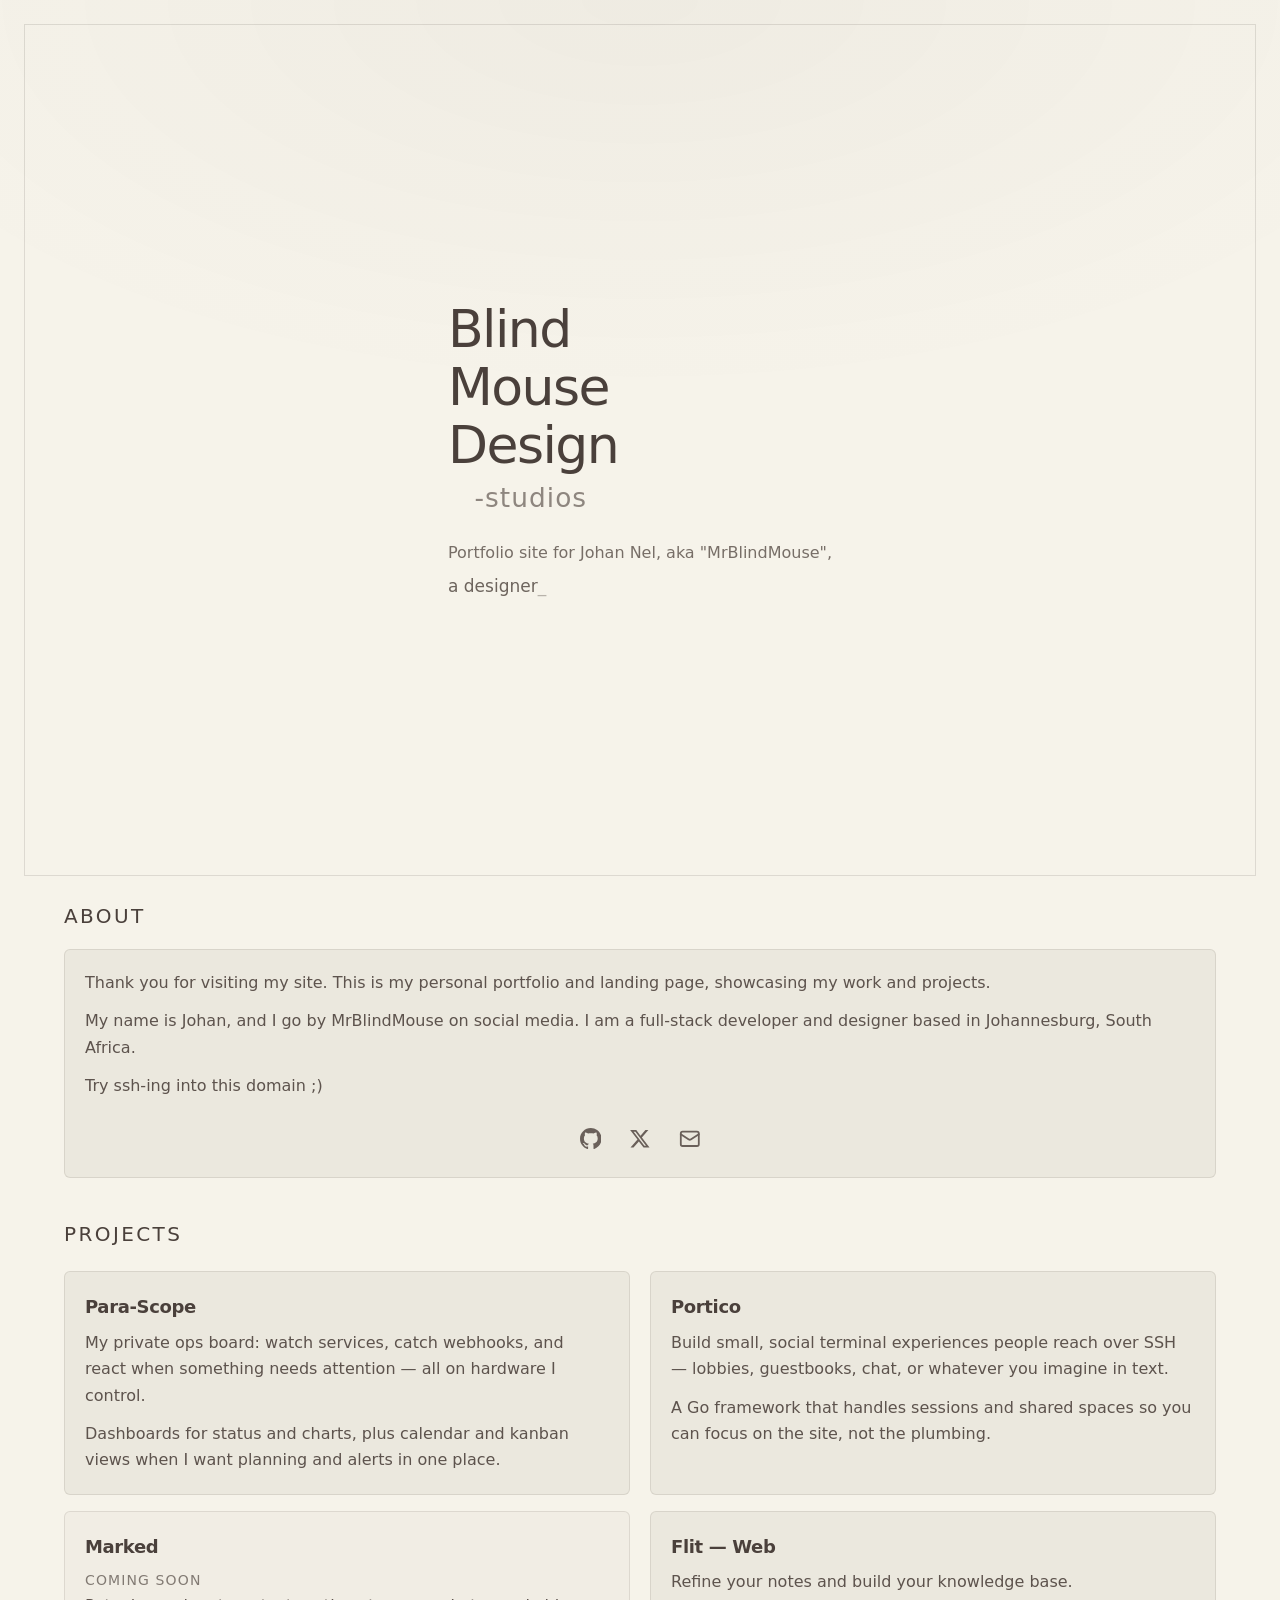
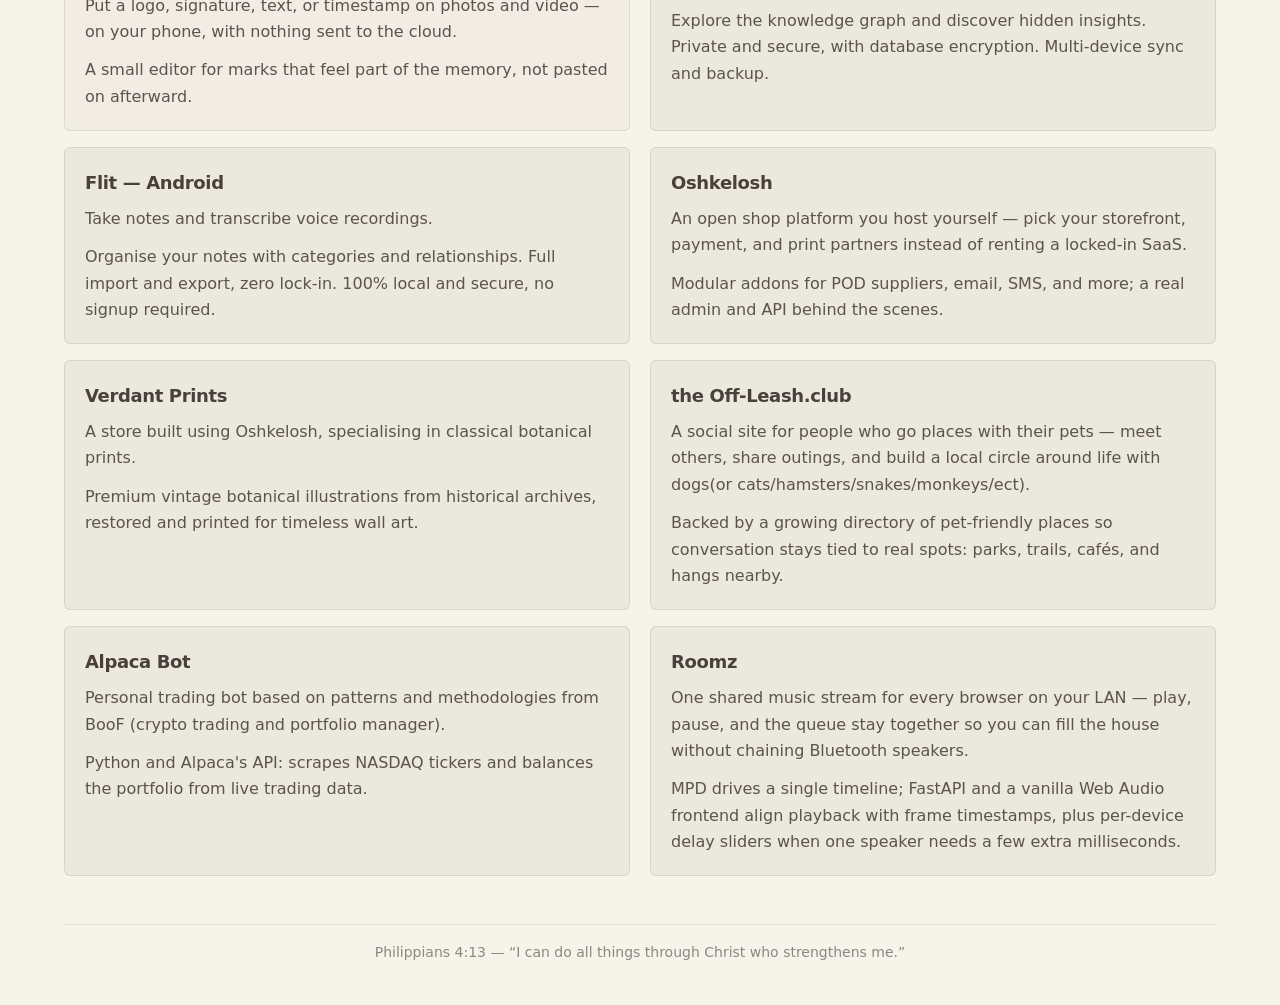
<file: index.html>
<!DOCTYPE html>
<html lang="en">
<head>
    <meta charset="UTF-8">
    <meta name="viewport" content="width=device-width, initial-scale=1.0">
    <title>BMD-Studios | Johan Nel – Developer & Designer</title>
    <meta name="description" content="Personal portfolio of Johan Nel (MrBlindMouse) — full-stack Python developer and designer based in Johannesburg, South Africa.">
    <meta name="keywords" content="BMD-Studios, Johan Nel, developer, designer, portfolio, personal site">
    <meta name="author" content="Johan Nel">
    <meta name="robots" content="index, follow">
    <meta name="googlebot" content="index, follow">
    <meta name="google" content="notranslate">

    <link rel="canonical" href="https://bmd-studios.com">
    <link rel="alternate" type="text/plain" href="https://bmd-studios.com/llm.txt" title="LLM site index">

    <!-- Open Graph -->
    <meta property="og:title" content="BMD-Studios | Johan Nel – Developer & Designer">
    <meta property="og:description" content="Personal portfolio of Johan Nel (MrBlindMouse) — full-stack Python developer and designer based in Johannesburg, South Africa.">
    <meta property="og:image" content="https://bmd-studios.com/static/images/web_icon.png">
    <meta property="og:image:width" content="649">
    <meta property="og:image:height" content="649">
    <meta property="og:image:alt" content="BMD-Studios logo">
    <meta property="og:url" content="https://bmd-studios.com">
    <meta property="og:type" content="website">
    <meta property="og:locale" content="en_ZA">
    <meta property="og:site_name" content="BMD-Studios">

    <!-- Twitter -->
    <meta name="twitter:card" content="summary_large_image">
    <meta name="twitter:title" content="BMD-Studios | Johan Nel – Developer & Designer">
    <meta name="twitter:description" content="Personal portfolio of Johan Nel (MrBlindMouse) — full-stack Python developer and designer based in Johannesburg, South Africa.">
    <meta name="twitter:image" content="https://bmd-studios.com/static/images/web_icon.png">
    <meta name="twitter:image:alt" content="BMD-Studios logo">
    <meta name="twitter:url" content="https://bmd-studios.com">
    <meta name="twitter:site" content="@mrblindmouse">
    <meta name="twitter:creator" content="@mrblindmouse">

    <link rel="icon" type="image/png" href="static/images/web_icon.png">

    <script type="application/ld+json">
    {
      "@context": "https://schema.org",
      "@graph": [
        {
          "@type": "WebSite",
          "@id": "https://bmd-studios.com/#website",
          "url": "https://bmd-studios.com",
          "name": "BMD-Studios",
          "description": "Personal portfolio of Johan Nel (MrBlindMouse) — full-stack Python developer and designer based in Johannesburg, South Africa.",
          "inLanguage": "en-ZA",
          "publisher": { "@id": "https://bmd-studios.com/#person" }
        },
        {
          "@type": "Person",
          "@id": "https://bmd-studios.com/#person",
          "name": "Johan Nel",
          "alternateName": "MrBlindMouse",
          "url": "https://bmd-studios.com",
          "jobTitle": "Full-stack Python Developer & Designer",
          "address": {
            "@type": "PostalAddress",
            "addressLocality": "Johannesburg",
            "addressCountry": "ZA"
          },
          "sameAs": [
            "https://github.com/MrBlindMouse",
            "https://x.com/mrblindmouse"
          ],
          "email": "neljohan1206@gmail.com"
        },
        {
          "@type": "ItemList",
          "@id": "https://bmd-studios.com/#projects",
          "name": "Projects",
          "itemListElement": [
            {
              "@type": "ListItem",
              "position": 1,
              "name": "para-scope",
              "url": "https://bmd-studios.com/para-scope/"
            },
            {
              "@type": "ListItem",
              "position": 2,
              "name": "Portico",
              "url": "https://bmd-studios.com/portico/"
            },
            {
              "@type": "ListItem",
              "position": 3,
              "name": "Marked",
              "url": "https://bmd-studios.com/marked/"
            },
            {
              "@type": "ListItem",
              "position": 4,
              "name": "Oshkelosh",
              "url": "https://bmd-studios.com/oshkelosh/"
            }
          ]
        }
      ]
    }
    </script>

    <link rel="stylesheet" href="static/css/_reset.css">
    <link rel="stylesheet" href="static/css/colors.css">
    <link rel="stylesheet" href="static/css/base.css">
    <link rel="stylesheet" href="static/css/project-card.css">
    <link rel="stylesheet" href="static/css/layout.css">

    <script defer src="https://analytics.bmd-studios.com/script.js" data-website-id="8697f1f8-02ea-4dbf-8157-0031a327e362"></script>
</head>
<body>
    <a class="skip-link" href="#main">Skip to content</a>
    <header class="hero">
        <div class="hero__inner">
            <h1 class="hero__brand">
                <span class="hero__brand-line">Blind</span>
                <span class="hero__brand-line">Mouse</span>
                <span class="hero__brand-line">Design</span>
                <span class="hero__brand-line hero__brand-suffix">-studios</span>
            </h1>
            <p class="hero__tagline">Portfolio site for Johan Nel, aka "MrBlindMouse",</p>
            <p class="hero__role" data-role-rotate aria-label="a designer, a developer, a dreamer, a tinkerer, an entrepreneur, an enthusiast, an explorer, a romantic, a dog dad, a husband, a friend, a driver, a foody, a coffee snob, a beer connoisseur, a music lover, a bookworm, a traveler, a nature lover, a tech geek, a problem solver, a creative thinker, a perfectionist, a life-long learner, a ADHD sufferer, and I am a Christian, a son of God, Amen">
                <span class="hero__role-line" data-role-line>a designer</span>
            </p>
        </div>
    </header>

    <main id="main" class="page">
        <section class="page__section" aria-labelledby="about-heading">
            <h2 id="about-heading">About</h2>
            <article class="project-card about-card">
                <p>Thank you for visiting my site. This is my personal portfolio and landing page, showcasing my work and projects.</p>
                <p>My name is Johan, and I go by MrBlindMouse on social media. I am a full-stack developer and designer based in Johannesburg, South Africa.</p>
                <p>Try ssh-ing into this domain ;)</p>
                <p class="icon-links">
                    <a href="https://github.com/MrBlindMouse" target="_blank" rel="me noopener noreferrer" class="icon-link" aria-label="GitHub">
                        <svg xmlns="http://www.w3.org/2000/svg" width="20" height="20" viewBox="0 0 24 24" fill="currentColor" aria-hidden="true"><path d="M12 0c-6.626 0-12 5.373-12 12 0 5.302 3.438 9.8 8.207 11.387.599.111.793-.261.793-.577v-2.234c-3.338.726-4.033-1.416-4.033-1.416-.546-1.387-1.333-1.756-1.333-1.756-1.089-.745.083-.729.083-.729 1.205.084 1.839 1.237 1.839 1.237 1.07 1.834 2.807 1.304 3.492.997.107-.775.418-1.305.762-1.604-2.665-.305-5.467-1.334-5.467-5.931 0-1.311.469-2.381 1.236-3.221-.124-.303-.535-1.524.117-3.176 0 0 1.008-.322 3.301 1.23.957-.266 1.983-.399 3.003-.404 1.02.005 2.047.138 3.006.404 2.291-1.552 3.297-1.23 3.297-1.23.653 1.653.242 2.874.118 3.176.77.84 1.235 1.911 1.235 3.221 0 4.609-2.807 5.624-5.479 5.921.43.372.823 1.102.823 2.222v3.293c0 .319.192.694.801.576 4.765-1.589 8.199-6.086 8.199-11.386 0-6.627-5.373-12-12-12z"/></svg>
                    </a>
                    <a href="https://x.com/mrblindmouse" target="_blank" rel="me noopener noreferrer" class="icon-link" aria-label="X (Twitter)">
                        <svg xmlns="http://www.w3.org/2000/svg" width="20" height="20" viewBox="0 0 24 24" fill="currentColor" aria-hidden="true"><path d="M18.244 2.25h3.308l-7.227 8.26 8.502 11.24H16.17l-5.214-6.817L4.99 21.75H1.68l7.73-8.835L1.254 2.25H8.08l4.713 6.231zm-1.161 17.52h1.833L7.084 4.126H5.117z"/></svg>
                    </a>
                    <a href="mailto:neljohan1206@gmail.com" class="icon-link" aria-label="Email">
                        <svg xmlns="http://www.w3.org/2000/svg" width="20" height="20" viewBox="0 0 24 24" fill="none" stroke="currentColor" stroke-width="2" stroke-linecap="round" stroke-linejoin="round" aria-hidden="true"><rect width="20" height="16" x="2" y="4" rx="2"/><path d="m22 7-8.97 5.7a1.94 1.94 0 0 1-2.06 0L2 7"/></svg>
                    </a>
                </p>
            </article>
        </section>

        <section class="page__section" aria-labelledby="projects-heading">
            <h2 id="projects-heading">Projects</h2>
            <div class="project-grid">
                <a href="/para-scope/" class="project-card">
                    <h3>Para-Scope</h3>
                    <p>My private ops board: watch services, catch webhooks, and react when something needs attention — all on hardware I control.</p>
                    <p>Dashboards for status and charts, plus calendar and kanban views when I want planning and alerts in one place.</p>
                </a>

                <a href="/portico/" class="project-card">
                    <h3>Portico</h3>
                    <p>Build small, social terminal experiences people reach over SSH — lobbies, guestbooks, chat, or whatever you imagine in text.</p>
                    <p>A Go framework that handles sessions and shared spaces so you can focus on the site, not the plumbing.</p>
                </a>

                <a href="/marked/" class="project-card project-card--muted">
                    <h3>Marked</h3>
                    <h4>Coming soon</h4>
                    <p>Put a logo, signature, text, or timestamp on photos and video — on your phone, with nothing sent to the cloud.</p>
                    <p>A small editor for marks that feel part of the memory, not pasted on afterward.</p>
                </a>

                <a href="https://flit-pkm.com" target="_blank" rel="noopener" class="project-card">
                    <h3>Flit — Web</h3>
                    <p>Refine your notes and build your knowledge base.</p>
                    <p>Explore the knowledge graph and discover hidden insights. Private and secure, with database encryption. Multi-device sync and backup.</p>
                </a>

                <a href="https://play.google.com/store/apps/details?id=com.bmdstudios.flit" target="_blank" rel="noopener" class="project-card">
                    <h3>Flit — Android</h3>
                    <p>Take notes and transcribe voice recordings.</p>
                    <p>Organise your notes with categories and relationships. Full import and export, zero lock-in. 100% local and secure, no signup required.</p>
                </a>

                <a href="/oshkelosh/" class="project-card">
                    <h3>Oshkelosh</h3>
                    <p>An open shop platform you host yourself — pick your storefront, payment, and print partners instead of renting a locked-in SaaS.</p>
                    <p>Modular addons for POD suppliers, email, SMS, and more; a real admin and API behind the scenes.</p>
                </a>

                <a href="https://verdant-prints.com" target="_blank" rel="noopener" class="project-card">
                    <h3>Verdant Prints</h3>
                    <p>A store built using Oshkelosh, specialising in classical botanical prints.</p>
                    <p>Premium vintage botanical illustrations from historical archives, restored and printed for timeless wall art.</p>
                </a>

                <a href="https://off-leash.club" target="_blank" rel="noopener" class="project-card">
                    <h3>the Off-Leash.club</h3>
                    <p>A social site for people who go places with their pets — meet others, share outings, and build a local circle around life with dogs(or cats/hamsters/snakes/monkeys/ect).</p>
                    <p>Backed by a growing directory of pet-friendly places so conversation stays tied to real spots: parks, trails, cafés, and hangs nearby.</p>
                </a>

                <a href="https://github.com/MrBlindMouse/Alpaca_bot" target="_blank" rel="noopener noreferrer" class="project-card">
                    <h3>Alpaca Bot</h3>
                    <p>Personal trading bot based on patterns and methodologies from BooF (crypto trading and portfolio manager).</p>
                    <p>Python and Alpaca&apos;s API: scrapes NASDAQ tickers and balances the portfolio from live trading data.</p>
                </a>

                <a href="https://github.com/MrBlindMouse/Roomz" target="_blank" rel="noopener noreferrer" class="project-card">
                    <h3>Roomz</h3>
                    <p>One shared music stream for every browser on your LAN — play, pause, and the queue stay together so you can fill the house without chaining Bluetooth speakers.</p>
                    <p>MPD drives a single timeline; FastAPI and a vanilla Web Audio frontend align playback with frame timestamps, plus per-device delay sliders when one speaker needs a few extra milliseconds.</p>
                </a>
            </div>
        </section>
    </main>

    <footer class="footer">
        <p>Philippians 4:13 — <q>I can do all things through Christ who strengthens me.</q></p>
    </footer>
    <script src="static/js/typing.js" defer></script>
</body>
</html>
</file>
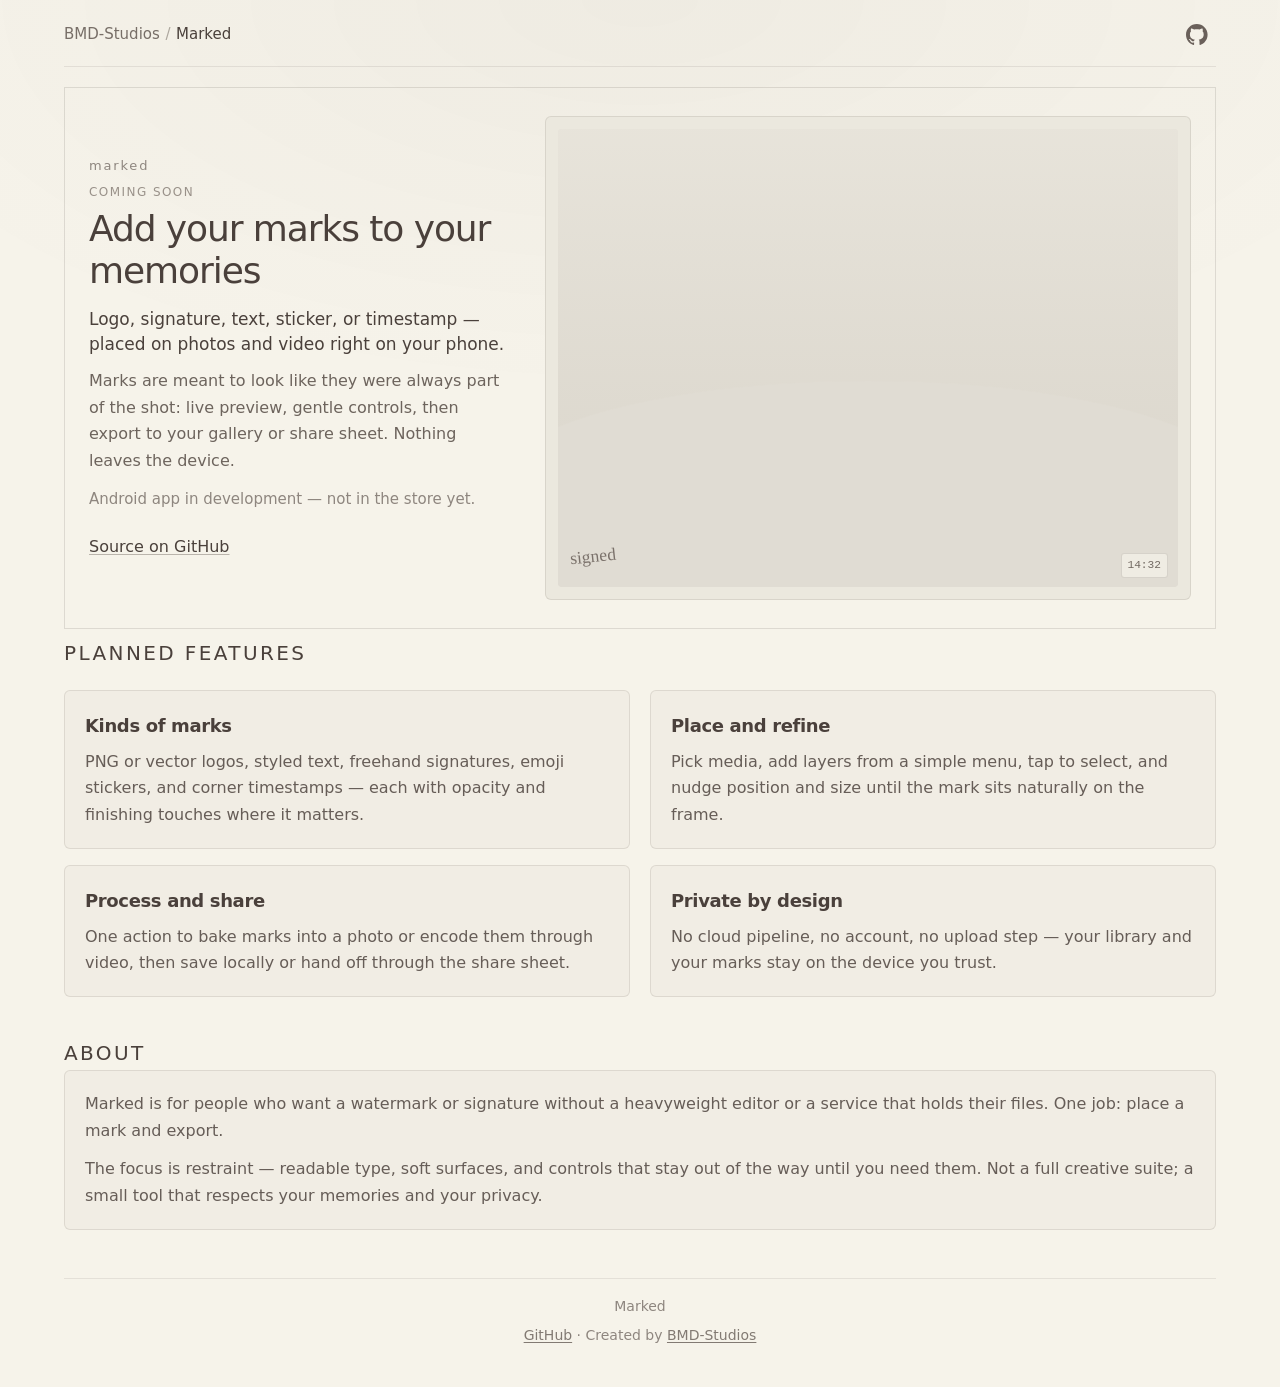
<file: marked/index.html>
<!DOCTYPE html>
<html lang="en">
<head>
    <meta charset="UTF-8">
    <meta name="viewport" content="width=device-width, initial-scale=1.0">
    <title>Marked — On-device marks for photos and video</title>
    <meta name="description" content="Marked adds logos, signatures, text, and timestamps to your photos and video — fully on your device. Coming soon for Android.">
    <meta name="robots" content="index, follow">
    <link rel="canonical" href="https://bmd-studios.com/marked/">

    <meta property="og:type" content="website">
    <meta property="og:locale" content="en_ZA">
    <meta property="og:url" content="https://bmd-studios.com/marked/">
    <meta property="og:site_name" content="BMD-Studios">
    <meta property="og:title" content="Marked — On-device marks for photos and video">
    <meta property="og:description" content="Add marks to your memories on-device. No cloud, no account. Coming soon.">
    <meta property="og:image" content="https://bmd-studios.com/static/images/web_icon.png">
    <meta property="og:image:width" content="649">
    <meta property="og:image:height" content="649">
    <meta property="og:image:alt" content="BMD-Studios logo">

    <meta name="twitter:card" content="summary">
    <meta name="twitter:site" content="@mrblindmouse">
    <meta name="twitter:creator" content="@mrblindmouse">
    <meta name="twitter:url" content="https://bmd-studios.com/marked/">
    <meta name="twitter:title" content="Marked — On-device marks for photos and video">
    <meta name="twitter:description" content="Logos, text, signatures, and timestamps on photos and video — private, on your phone. Coming soon.">
    <meta name="twitter:image" content="https://bmd-studios.com/static/images/web_icon.png">
    <meta name="twitter:image:alt" content="BMD-Studios logo">

    <script type="application/ld+json">
    {
      "@context": "https://schema.org",
      "@graph": [
        {
          "@type": "SoftwareApplication",
          "@id": "https://bmd-studios.com/marked/#app",
          "name": "Marked",
          "description": "On-device app to add logos, text, signatures, stickers, and timestamps to photos and video. Coming soon for Android.",
          "url": "https://bmd-studios.com/marked/",
          "image": "https://bmd-studios.com/static/images/web_icon.png",
          "codeRepository": "https://github.com/MrBlindMouse/Marked",
          "applicationCategory": "MultimediaApplication",
          "operatingSystem": "Android",
          "license": "https://opensource.org/licenses/MIT",
          "offers": {
            "@type": "Offer",
            "availability": "https://schema.org/PreOrder"
          },
          "keywords": ["photo", "video", "watermark", "signature", "privacy", "Android", "on-device"],
          "author": {
            "@type": "Person",
            "@id": "https://bmd-studios.com/#person",
            "name": "Johan Nel",
            "url": "https://bmd-studios.com"
          },
          "isPartOf": {
            "@type": "WebSite",
            "@id": "https://bmd-studios.com/#website",
            "name": "BMD-Studios",
            "url": "https://bmd-studios.com"
          }
        },
        {
          "@type": "BreadcrumbList",
          "@id": "https://bmd-studios.com/marked/#breadcrumb",
          "itemListElement": [
            {
              "@type": "ListItem",
              "position": 1,
              "name": "BMD-Studios",
              "item": "https://bmd-studios.com"
            },
            {
              "@type": "ListItem",
              "position": 2,
              "name": "Marked",
              "item": "https://bmd-studios.com/marked/"
            }
          ]
        }
      ]
    }
    </script>

    <link rel="icon" href="favicon.svg" type="image/svg+xml">

    <link rel="stylesheet" href="../static/css/_reset.css">
    <link rel="stylesheet" href="../static/css/colors.css">
    <link rel="stylesheet" href="../static/css/base.css">
    <link rel="stylesheet" href="../static/css/project-card.css">
    <link rel="stylesheet" href="../static/css/layout.css">
    <link rel="stylesheet" href="../static/css/product-landing.css">

    <script defer src="https://analytics.bmd-studios.com/script.js" data-website-id="8697f1f8-02ea-4dbf-8157-0031a327e362"></script>
</head>
<body>
    <a class="skip-link" href="#main">Skip to content</a>

    <nav class="site-nav" aria-label="Main navigation">
        <div class="site-nav__start">
            <a class="site-nav__home" href="/">BMD-Studios</a>
            <span class="site-nav__sep" aria-hidden="true">/</span>
            <span class="site-nav__here">Marked</span>
        </div>
        <a href="https://github.com/MrBlindMouse/Marked" target="_blank" rel="noopener noreferrer" class="icon-link" aria-label="GitHub">
            <svg xmlns="http://www.w3.org/2000/svg" width="20" height="20" viewBox="0 0 24 24" fill="currentColor" aria-hidden="true"><path d="M12 0c-6.626 0-12 5.373-12 12 0 5.302 3.438 9.8 8.207 11.387.599.111.793-.261.793-.577v-2.234c-3.338.726-4.033-1.416-4.033-1.416-.546-1.387-1.333-1.756-1.333-1.756-1.089-.745.083-.729.083-.729 1.205.084 1.839 1.237 1.839 1.237 1.07 1.834 2.807 1.304 3.492.997.107-.775.418-1.305.762-1.604-2.665-.305-5.467-1.334-5.467-5.931 0-1.311.469-2.381 1.236-3.221-.124-.303-.535-1.524.117-3.176 0 0 1.008-.322 3.301 1.23.957-.266 1.983-.399 3.003-.404 1.02.005 2.047.138 3.006.404 2.291-1.552 3.297-1.23 3.297-1.23.653 1.653.242 2.874.118 3.176.77.84 1.235 1.911 1.235 3.221 0 4.609-2.807 5.624-5.479 5.921.43.372.823 1.102.823 2.222v3.293c0 .319.192.694.801.576 4.765-1.589 8.199-6.086 8.199-11.386 0-6.627-5.373-12-12-12z"/></svg>
        </a>
    </nav>

    <header class="hero hero--product">
        <div class="hero__layout">
            <div class="hero__copy">
                <div class="hero__intro">
                    <p class="hero__eyebrow">Marked</p>
                    <p class="hero__status">Coming soon</p>
                    <h1 class="hero__title">Add your marks to your memories</h1>
                    <p class="hero__lede">Logo, signature, text, sticker, or timestamp — placed on photos and video right on your phone.</p>
                    <p class="hero__detail">Marks are meant to look like they were always part of the shot: live preview, gentle controls, then export to your gallery or share sheet. Nothing leaves the device.</p>
                    <p class="hero__scope">Android app in development — not in the store yet.</p>
                </div>
                <p class="hero__cta">
                    <a href="https://github.com/MrBlindMouse/Marked">Source on GitHub</a>
                </p>
            </div>
            <figure class="hero__visual hero__visual--marked" aria-hidden="true">
                <div class="marked-mock">
                    <span class="marked-mock__sky"></span>
                    <span class="marked-mock__hill"></span>
                    <span class="marked-mock__stamp">14:32</span>
                    <span class="marked-mock__sig">signed</span>
                </div>
            </figure>
        </div>
    </header>

    <main id="main" class="page page--product">
        <section class="page__section" id="features" aria-labelledby="features-heading">
            <h2 id="features-heading">Planned features</h2>
            <div class="project-grid">
                <article class="project-card project-card--muted">
                    <h3>Kinds of marks</h3>
                    <p>PNG or vector logos, styled text, freehand signatures, emoji stickers, and corner timestamps — each with opacity and finishing touches where it matters.</p>
                </article>
                <article class="project-card project-card--muted">
                    <h3>Place and refine</h3>
                    <p>Pick media, add layers from a simple menu, tap to select, and nudge position and size until the mark sits naturally on the frame.</p>
                </article>
                <article class="project-card project-card--muted">
                    <h3>Process and share</h3>
                    <p>One action to bake marks into a photo or encode them through video, then save locally or hand off through the share sheet.</p>
                </article>
                <article class="project-card project-card--muted">
                    <h3>Private by design</h3>
                    <p>No cloud pipeline, no account, no upload step — your library and your marks stay on the device you trust.</p>
                </article>
            </div>
        </section>

        <section class="page__section" id="about" aria-labelledby="about-heading">
            <h2 id="about-heading">About</h2>
            <article class="project-card project-card--muted">
                <p>Marked is for people who want a watermark or signature without a heavyweight editor or a service that holds their files. One job: place a mark and export.</p>
                <p>The focus is restraint — readable type, soft surfaces, and controls that stay out of the way until you need them. Not a full creative suite; a small tool that respects your memories and your privacy.</p>
            </article>
        </section>
    </main>

    <footer class="footer">
        <p>Marked</p>
        <p class="footer__credit">
            <a href="https://github.com/MrBlindMouse/Marked" target="_blank" rel="noopener noreferrer">GitHub</a>
            · Created by <a href="https://bmd-studios.com/">BMD-Studios</a>
        </p>
    </footer>
</body>
</html>
</file>
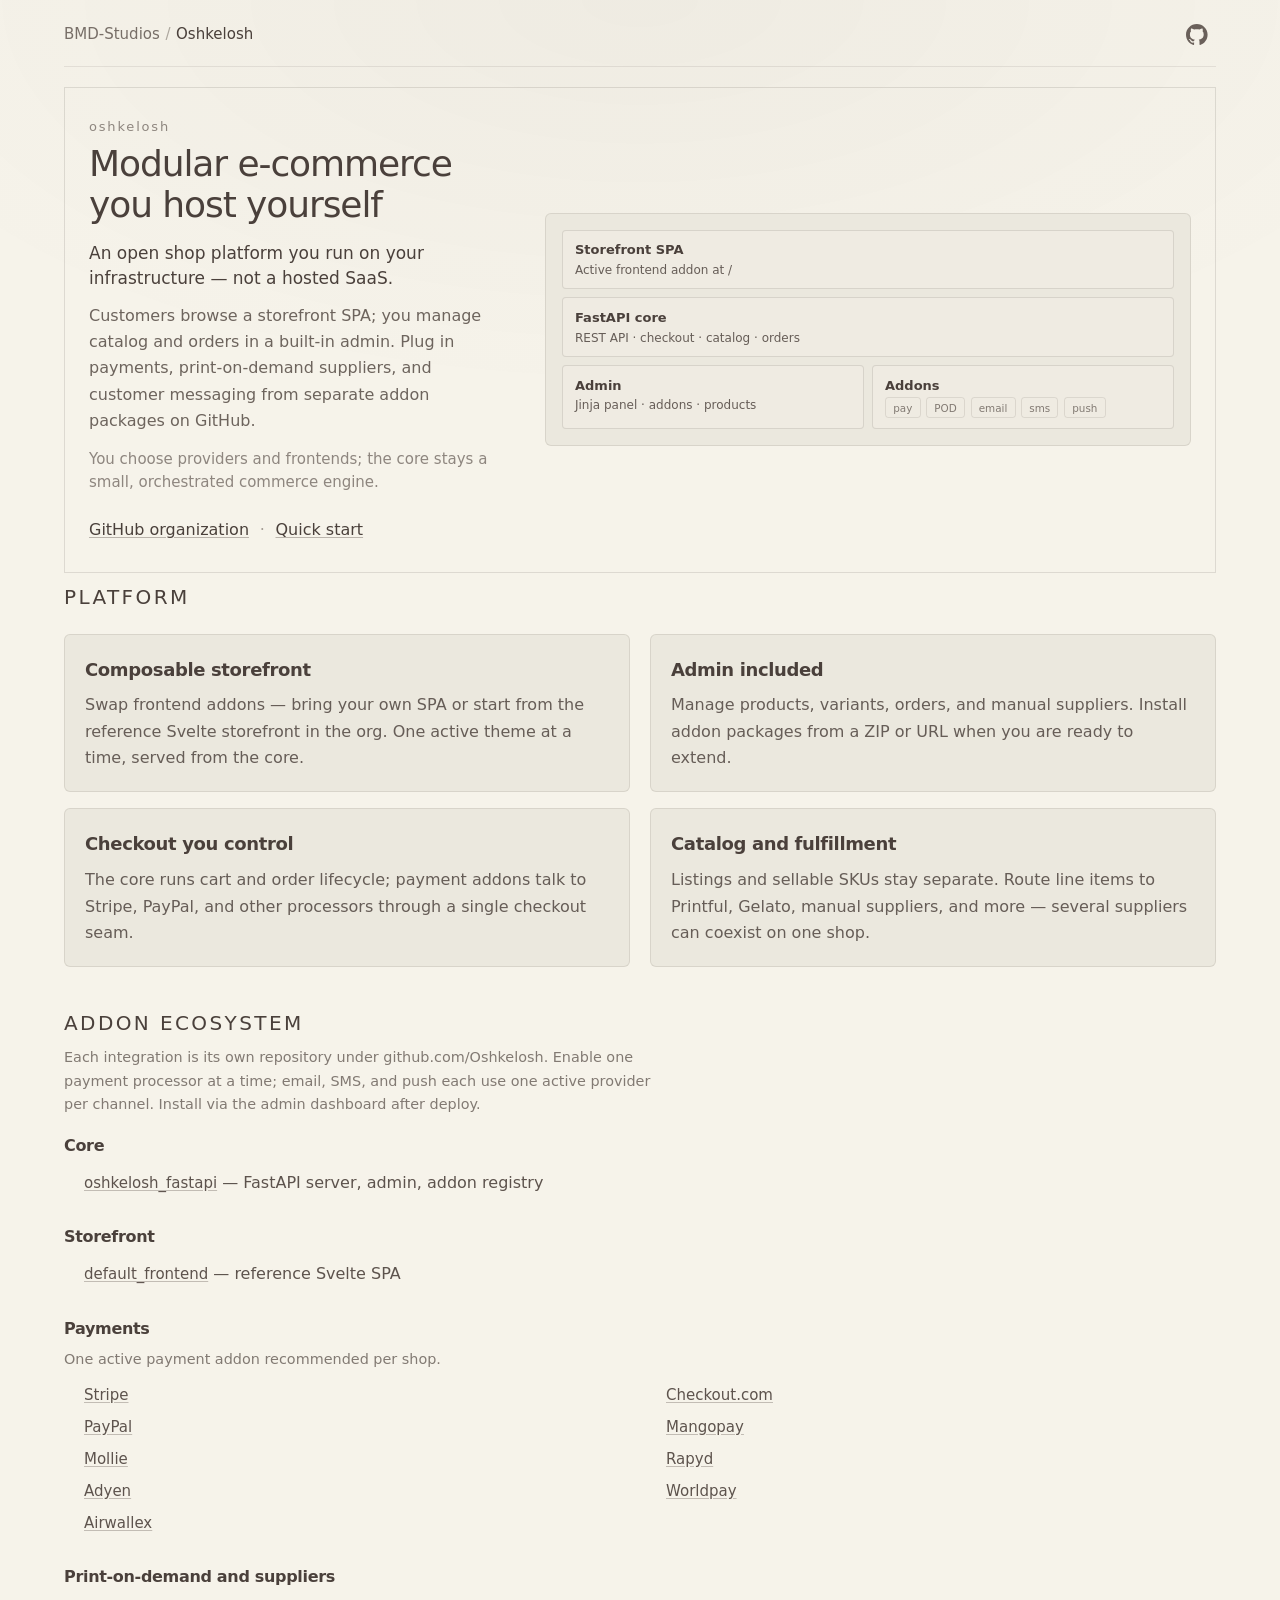
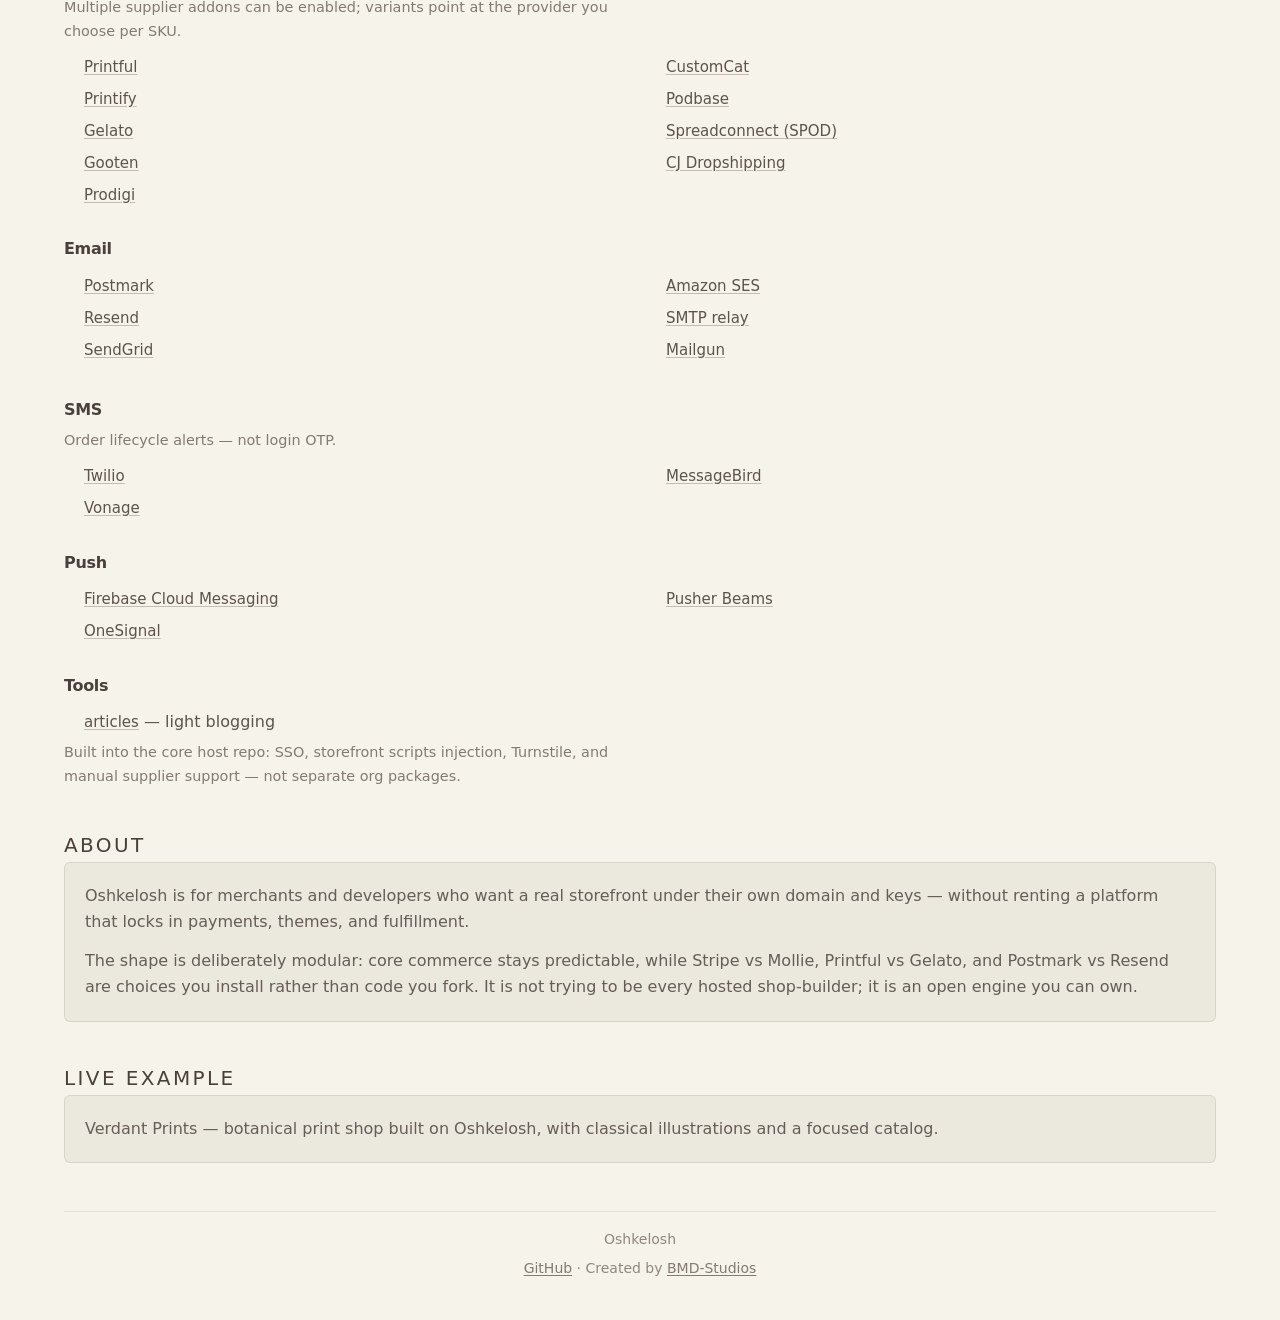
<file: oshkelosh/index.html>
<!DOCTYPE html>
<html lang="en">
<head>
    <meta charset="UTF-8">
    <meta name="viewport" content="width=device-width, initial-scale=1.0">
    <title>Oshkelosh — Modular self-hosted e-commerce</title>
    <meta name="description" content="Open-source modular e-commerce platform: FastAPI core, swappable storefront SPA, and dozens of payment, POD, email, SMS, and push addons on GitHub.">
    <meta name="robots" content="index, follow">
    <link rel="canonical" href="https://bmd-studios.com/oshkelosh/">

    <meta property="og:type" content="website">
    <meta property="og:locale" content="en_ZA">
    <meta property="og:url" content="https://bmd-studios.com/oshkelosh/">
    <meta property="og:site_name" content="BMD-Studios">
    <meta property="og:title" content="Oshkelosh — Modular self-hosted e-commerce">
    <meta property="og:description" content="Host your own shop: composable storefront, admin panel, and pluggable payments, fulfillment, and notifications.">
    <meta property="og:image" content="https://bmd-studios.com/static/images/web_icon.png">
    <meta property="og:image:width" content="649">
    <meta property="og:image:height" content="649">
    <meta property="og:image:alt" content="BMD-Studios logo">

    <meta name="twitter:card" content="summary">
    <meta name="twitter:site" content="@mrblindmouse">
    <meta name="twitter:creator" content="@mrblindmouse">
    <meta name="twitter:url" content="https://bmd-studios.com/oshkelosh/">
    <meta name="twitter:title" content="Oshkelosh — Modular self-hosted e-commerce">
    <meta name="twitter:description" content="FastAPI commerce core with an ecosystem of addons for payments, print-on-demand, email, SMS, and push.">
    <meta name="twitter:image" content="https://bmd-studios.com/static/images/web_icon.png">
    <meta name="twitter:image:alt" content="BMD-Studios logo">

    <script type="application/ld+json">
    {
      "@context": "https://schema.org",
      "@graph": [
        {
          "@type": "SoftwareApplication",
          "@id": "https://bmd-studios.com/oshkelosh/#app",
          "name": "Oshkelosh",
          "description": "Modular, extensible open-source e-commerce platform with pluggable storefront, payment, supplier, and notification addons.",
          "url": "https://bmd-studios.com/oshkelosh/",
          "image": "https://bmd-studios.com/static/images/web_icon.png",
          "codeRepository": "https://github.com/Oshkelosh/oshkelosh_fastapi",
          "applicationCategory": "BusinessApplication",
          "programmingLanguage": "Python",
          "license": "https://opensource.org/licenses/MIT",
          "isAccessibleForFree": true,
          "keywords": ["e-commerce", "FastAPI", "self-hosted", "print-on-demand", "Stripe", "Printful", "opensource", "addons"],
          "author": {
            "@type": "Person",
            "@id": "https://bmd-studios.com/#person",
            "name": "Johan Nel",
            "url": "https://bmd-studios.com"
          },
          "isPartOf": {
            "@type": "WebSite",
            "@id": "https://bmd-studios.com/#website",
            "name": "BMD-Studios",
            "url": "https://bmd-studios.com"
          }
        },
        {
          "@type": "BreadcrumbList",
          "@id": "https://bmd-studios.com/oshkelosh/#breadcrumb",
          "itemListElement": [
            {
              "@type": "ListItem",
              "position": 1,
              "name": "BMD-Studios",
              "item": "https://bmd-studios.com"
            },
            {
              "@type": "ListItem",
              "position": 2,
              "name": "Oshkelosh",
              "item": "https://bmd-studios.com/oshkelosh/"
            }
          ]
        }
      ]
    }
    </script>

    <link rel="icon" href="favicon.svg" type="image/svg+xml">

    <link rel="stylesheet" href="../static/css/_reset.css">
    <link rel="stylesheet" href="../static/css/colors.css">
    <link rel="stylesheet" href="../static/css/base.css">
    <link rel="stylesheet" href="../static/css/project-card.css">
    <link rel="stylesheet" href="../static/css/layout.css">
    <link rel="stylesheet" href="../static/css/product-landing.css">

    <script defer src="https://analytics.bmd-studios.com/script.js" data-website-id="8697f1f8-02ea-4dbf-8157-0031a327e362"></script>
</head>
<body>
    <a class="skip-link" href="#main">Skip to content</a>

    <nav class="site-nav" aria-label="Main navigation">
        <div class="site-nav__start">
            <a class="site-nav__home" href="/">BMD-Studios</a>
            <span class="site-nav__sep" aria-hidden="true">/</span>
            <span class="site-nav__here">Oshkelosh</span>
        </div>
        <a href="https://github.com/Oshkelosh" target="_blank" rel="noopener noreferrer" class="icon-link" aria-label="GitHub organization">
            <svg xmlns="http://www.w3.org/2000/svg" width="20" height="20" viewBox="0 0 24 24" fill="currentColor" aria-hidden="true"><path d="M12 0c-6.626 0-12 5.373-12 12 0 5.302 3.438 9.8 8.207 11.387.599.111.793-.261.793-.577v-2.234c-3.338.726-4.033-1.416-4.033-1.416-.546-1.387-1.333-1.756-1.333-1.756-1.089-.745.083-.729.083-.729 1.205.084 1.839 1.237 1.839 1.237 1.07 1.834 2.807 1.304 3.492.997.107-.775.418-1.305.762-1.604-2.665-.305-5.467-1.334-5.467-5.931 0-1.311.469-2.381 1.236-3.221-.124-.303-.535-1.524.117-3.176 0 0 1.008-.322 3.301 1.23.957-.266 1.983-.399 3.003-.404 1.02.005 2.047.138 3.006.404 2.291-1.552 3.297-1.23 3.297-1.23.653 1.653.242 2.874.118 3.176.77.84 1.235 1.911 1.235 3.221 0 4.609-2.807 5.624-5.479 5.921.43.372.823 1.102.823 2.222v3.293c0 .319.192.694.801.576 4.765-1.589 8.199-6.086 8.199-11.386 0-6.627-5.373-12-12-12z"/></svg>
        </a>
    </nav>

    <header class="hero hero--product">
        <div class="hero__layout">
            <div class="hero__copy">
                <div class="hero__intro">
                    <p class="hero__eyebrow">Oshkelosh</p>
                    <h1 class="hero__title">Modular e-commerce you host yourself</h1>
                    <p class="hero__lede">An open shop platform you run on your infrastructure — not a hosted SaaS.</p>
                    <p class="hero__detail">Customers browse a storefront SPA; you manage catalog and orders in a built-in admin. Plug in payments, print-on-demand suppliers, and customer messaging from separate addon packages on GitHub.</p>
                    <p class="hero__scope">You choose providers and frontends; the core stays a small, orchestrated commerce engine.</p>
                </div>
                <p class="hero__cta">
                    <a href="https://github.com/Oshkelosh">GitHub organization</a>
                    <span class="hero__cta-sep" aria-hidden="true">·</span>
                    <a href="https://github.com/Oshkelosh/oshkelosh_fastapi#quick-start">Quick start</a>
                </p>
            </div>
            <figure class="hero__visual hero__visual--oshkelosh" aria-label="Oshkelosh architecture overview">
                <div class="oshkelosh-mock__block oshkelosh-mock__block--storefront">
                    <strong>Storefront SPA</strong>
                    Active frontend addon at /
                </div>
                <div class="oshkelosh-mock__block oshkelosh-mock__block--core">
                    <strong>FastAPI core</strong>
                    REST API · checkout · catalog · orders
                </div>
                <div class="oshkelosh-mock__block">
                    <strong>Admin</strong>
                    Jinja panel · addons · products
                </div>
                <div class="oshkelosh-mock__block">
                    <strong>Addons</strong>
                    <div class="oshkelosh-mock__addons">
                        <span class="oshkelosh-mock__pill">pay</span>
                        <span class="oshkelosh-mock__pill">POD</span>
                        <span class="oshkelosh-mock__pill">email</span>
                        <span class="oshkelosh-mock__pill">sms</span>
                        <span class="oshkelosh-mock__pill">push</span>
                    </div>
                </div>
            </figure>
        </div>
    </header>

    <main id="main" class="page page--product">
        <section class="page__section" id="platform" aria-labelledby="platform-heading">
            <h2 id="platform-heading">Platform</h2>
            <div class="project-grid">
                <article class="project-card">
                    <h3>Composable storefront</h3>
                    <p>Swap frontend addons — bring your own SPA or start from the reference Svelte storefront in the org. One active theme at a time, served from the core.</p>
                </article>
                <article class="project-card">
                    <h3>Admin included</h3>
                    <p>Manage products, variants, orders, and manual suppliers. Install addon packages from a ZIP or URL when you are ready to extend.</p>
                </article>
                <article class="project-card">
                    <h3>Checkout you control</h3>
                    <p>The core runs cart and order lifecycle; payment addons talk to Stripe, PayPal, and other processors through a single checkout seam.</p>
                </article>
                <article class="project-card">
                    <h3>Catalog and fulfillment</h3>
                    <p>Listings and sellable SKUs stay separate. Route line items to Printful, Gelato, manual suppliers, and more — several suppliers can coexist on one shop.</p>
                </article>
            </div>
        </section>

        <section class="page__section" id="addons" aria-labelledby="addons-heading">
            <h2 id="addons-heading">Addon ecosystem</h2>
            <p class="addon-catalog__note">Each integration is its own repository under <a href="https://github.com/Oshkelosh">github.com/Oshkelosh</a>. Enable one payment processor at a time; email, SMS, and push each use one active provider per channel. Install via the admin dashboard after deploy.</p>

            <div class="addon-catalog">
                <div class="addon-catalog__group">
                    <h3 class="addon-catalog__title">Core</h3>
                    <ul class="addon-catalog__list">
                        <li><a href="https://github.com/Oshkelosh/oshkelosh_fastapi">oshkelosh_fastapi</a> — FastAPI server, admin, addon registry</li>
                    </ul>
                </div>

                <div class="addon-catalog__group">
                    <h3 class="addon-catalog__title">Storefront</h3>
                    <ul class="addon-catalog__list">
                        <li><a href="https://github.com/Oshkelosh/default_frontend">default_frontend</a> — reference Svelte SPA</li>
                    </ul>
                </div>

                <div class="addon-catalog__group">
                    <h3 class="addon-catalog__title">Payments</h3>
                    <p class="addon-catalog__note">One active payment addon recommended per shop.</p>
                    <ul class="addon-catalog__list">
                        <li><a href="https://github.com/Oshkelosh/stripe">Stripe</a></li>
                        <li><a href="https://github.com/Oshkelosh/paypal">PayPal</a></li>
                        <li><a href="https://github.com/Oshkelosh/mollie">Mollie</a></li>
                        <li><a href="https://github.com/Oshkelosh/adyen">Adyen</a></li>
                        <li><a href="https://github.com/Oshkelosh/airwallex">Airwallex</a></li>
                        <li><a href="https://github.com/Oshkelosh/checkout">Checkout.com</a></li>
                        <li><a href="https://github.com/Oshkelosh/mangopay">Mangopay</a></li>
                        <li><a href="https://github.com/Oshkelosh/rapyd">Rapyd</a></li>
                        <li><a href="https://github.com/Oshkelosh/worldpay">Worldpay</a></li>
                    </ul>
                </div>

                <div class="addon-catalog__group">
                    <h3 class="addon-catalog__title">Print-on-demand and suppliers</h3>
                    <p class="addon-catalog__note">Multiple supplier addons can be enabled; variants point at the provider you choose per SKU.</p>
                    <ul class="addon-catalog__list">
                        <li><a href="https://github.com/Oshkelosh/printful">Printful</a></li>
                        <li><a href="https://github.com/Oshkelosh/printify">Printify</a></li>
                        <li><a href="https://github.com/Oshkelosh/gelato">Gelato</a></li>
                        <li><a href="https://github.com/Oshkelosh/gooten">Gooten</a></li>
                        <li><a href="https://github.com/Oshkelosh/prodigi">Prodigi</a></li>
                        <li><a href="https://github.com/Oshkelosh/customcat">CustomCat</a></li>
                        <li><a href="https://github.com/Oshkelosh/podbase">Podbase</a></li>
                        <li><a href="https://github.com/Oshkelosh/spreadconnect">Spreadconnect (SPOD)</a></li>
                        <li><a href="https://github.com/Oshkelosh/cjdropshipping">CJ Dropshipping</a></li>
                    </ul>
                </div>

                <div class="addon-catalog__group">
                    <h3 class="addon-catalog__title">Email</h3>
                    <ul class="addon-catalog__list">
                        <li><a href="https://github.com/Oshkelosh/postmark">Postmark</a></li>
                        <li><a href="https://github.com/Oshkelosh/resend">Resend</a></li>
                        <li><a href="https://github.com/Oshkelosh/sendgrid">SendGrid</a></li>
                        <li><a href="https://github.com/Oshkelosh/ses">Amazon SES</a></li>
                        <li><a href="https://github.com/Oshkelosh/smtp">SMTP relay</a></li>
                        <li><a href="https://github.com/Oshkelosh/mailgun">Mailgun</a></li>
                    </ul>
                </div>

                <div class="addon-catalog__group">
                    <h3 class="addon-catalog__title">SMS</h3>
                    <p class="addon-catalog__note">Order lifecycle alerts — not login OTP.</p>
                    <ul class="addon-catalog__list">
                        <li><a href="https://github.com/Oshkelosh/twilio">Twilio</a></li>
                        <li><a href="https://github.com/Oshkelosh/vonage">Vonage</a></li>
                        <li><a href="https://github.com/Oshkelosh/messagebird">MessageBird</a></li>
                    </ul>
                </div>

                <div class="addon-catalog__group">
                    <h3 class="addon-catalog__title">Push</h3>
                    <ul class="addon-catalog__list">
                        <li><a href="https://github.com/Oshkelosh/fcm">Firebase Cloud Messaging</a></li>
                        <li><a href="https://github.com/Oshkelosh/onesignal">OneSignal</a></li>
                        <li><a href="https://github.com/Oshkelosh/pusher_beams">Pusher Beams</a></li>
                    </ul>
                </div>

                <div class="addon-catalog__group">
                    <h3 class="addon-catalog__title">Tools</h3>
                    <ul class="addon-catalog__list">
                        <li><a href="https://github.com/Oshkelosh/articles">articles</a> — light blogging</li>
                    </ul>
                    <p class="addon-catalog__note">Built into the core host repo: SSO, storefront scripts injection, Turnstile, and manual supplier support — not separate org packages.</p>
                </div>
            </div>
        </section>

        <section class="page__section" id="about" aria-labelledby="about-heading">
            <h2 id="about-heading">About</h2>
            <article class="project-card">
                <p>Oshkelosh is for merchants and developers who want a real storefront under their own domain and keys — without renting a platform that locks in payments, themes, and fulfillment.</p>
                <p>The shape is deliberately modular: core commerce stays predictable, while Stripe vs Mollie, Printful vs Gelato, and Postmark vs Resend are choices you install rather than code you fork. It is not trying to be every hosted shop-builder; it is an open engine you can own.</p>
            </article>
        </section>

        <section class="page__section" id="example" aria-labelledby="example-heading">
            <h2 id="example-heading">Live example</h2>
            <article class="project-card">
                <p><a href="https://verdant-prints.com">Verdant Prints</a> — botanical print shop built on Oshkelosh, with classical illustrations and a focused catalog.</p>
            </article>
        </section>
    </main>

    <footer class="footer">
        <p>Oshkelosh</p>
        <p class="footer__credit">
            <a href="https://github.com/Oshkelosh" target="_blank" rel="noopener noreferrer">GitHub</a>
            · Created by <a href="https://bmd-studios.com/">BMD-Studios</a>
        </p>
    </footer>
</body>
</html>
</file>
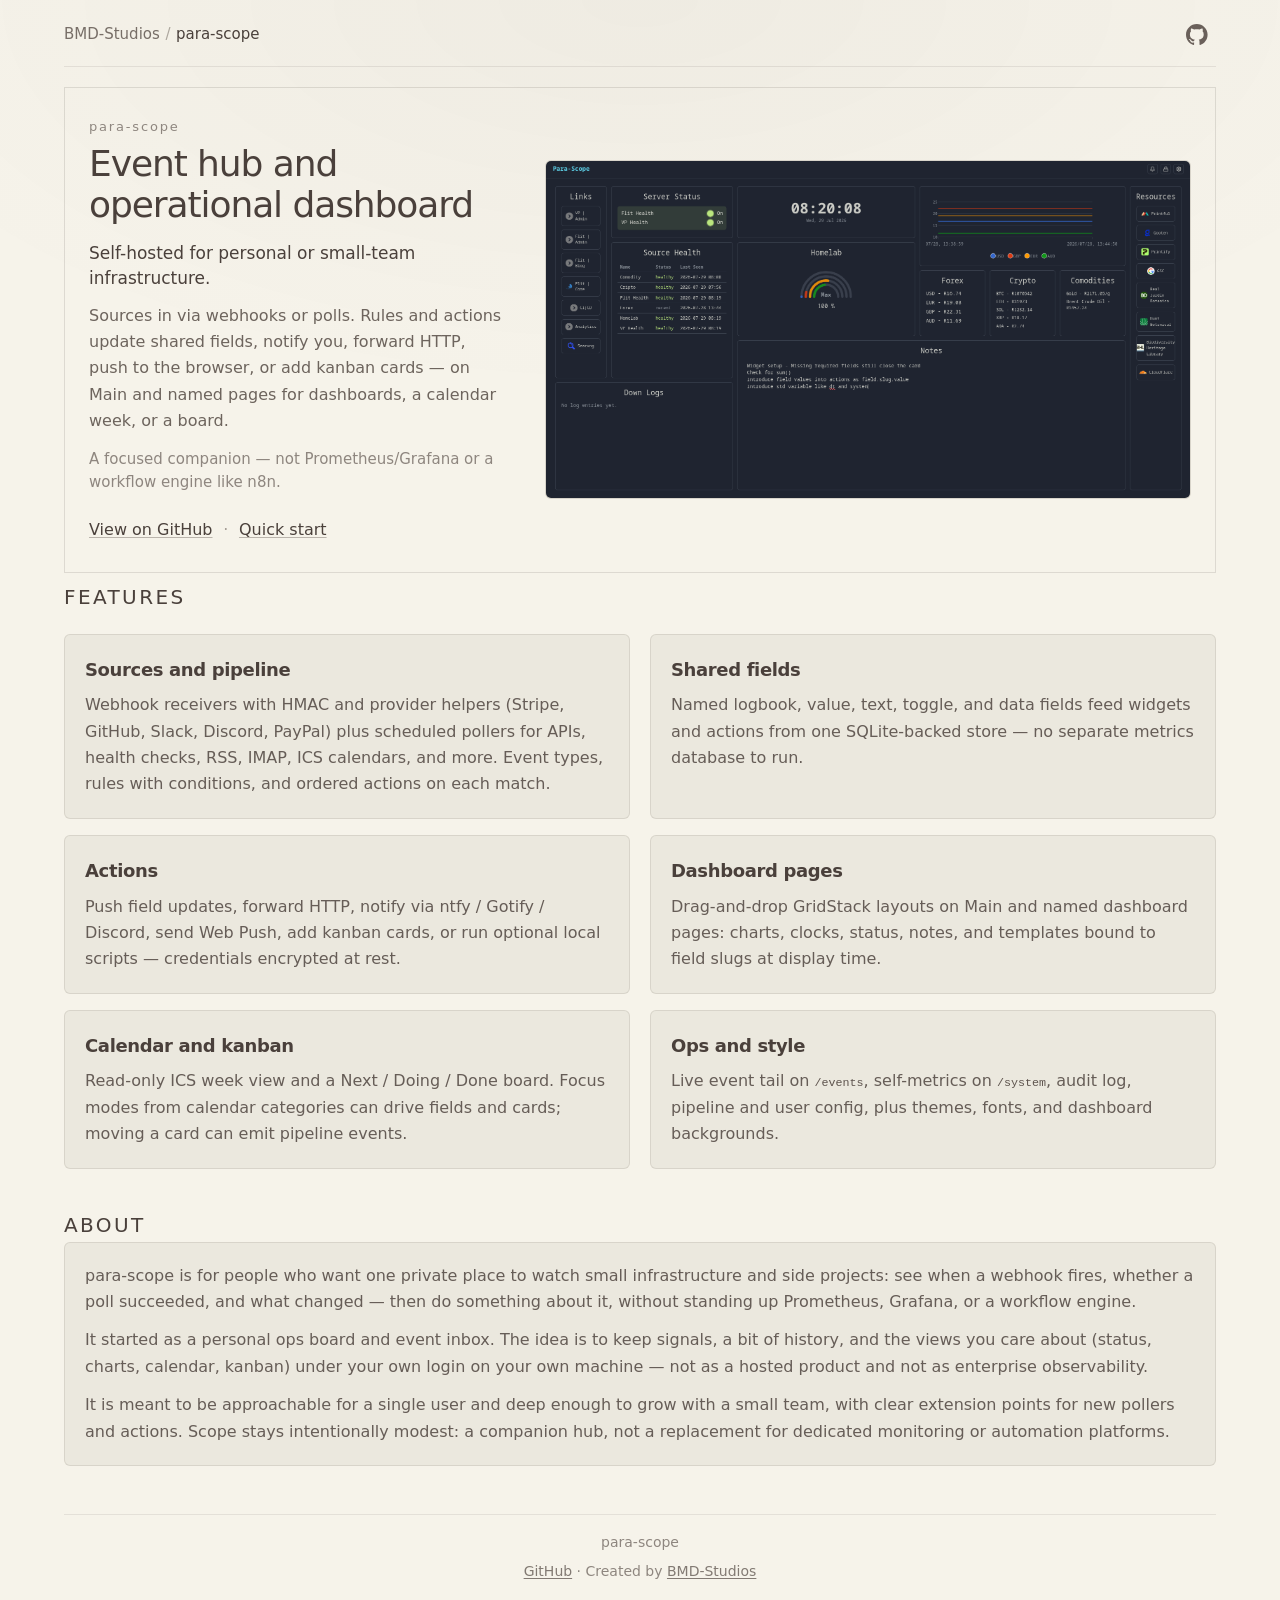
<file: para-scope/index.html>
<!DOCTYPE html>
<html lang="en">
<head>
    <meta charset="UTF-8">
    <meta name="viewport" content="width=device-width, initial-scale=1.0">
    <title>para-scope — Event Hub and Operational Dashboard</title>
    <meta name="description" content="Self-hosted event hub and ops dashboard: webhooks, rules, actions, dashboards, calendar and kanban. FastAPI and SQLite, no Docker required.">
    <meta name="robots" content="index, follow">
    <link rel="canonical" href="https://bmd-studios.com/para-scope/">

    <!-- Open Graph -->
    <meta property="og:type" content="website">
    <meta property="og:locale" content="en_ZA">
    <meta property="og:url" content="https://bmd-studios.com/para-scope/">
    <meta property="og:site_name" content="BMD-Studios">
    <meta property="og:title" content="para-scope — Event Hub and Operational Dashboard">
    <meta property="og:description" content="Self-hosted event hub for personal or small-team infrastructure: sources, rules, actions, dashboards, calendar and kanban — without a full monitoring stack.">
    <meta property="og:image" content="https://bmd-studios.com/para-scope/para-scope_screenshot.png">
    <meta property="og:image:width" content="1838">
    <meta property="og:image:height" content="963">
    <meta property="og:image:alt" content="para-scope dashboard with status, charts, and live data widgets">

    <!-- Twitter -->
    <meta name="twitter:card" content="summary_large_image">
    <meta name="twitter:site" content="@mrblindmouse">
    <meta name="twitter:creator" content="@mrblindmouse">
    <meta name="twitter:url" content="https://bmd-studios.com/para-scope/">
    <meta name="twitter:title" content="para-scope — Event Hub and Operational Dashboard">
    <meta name="twitter:description" content="Self-hosted event hub: webhooks and polls, rules, actions, shared fields, and drag-and-drop dashboard, calendar, and kanban pages.">
    <meta name="twitter:image" content="https://bmd-studios.com/para-scope/para-scope_screenshot.png">
    <meta name="twitter:image:alt" content="para-scope dashboard with status, charts, and live data widgets">

    <script type="application/ld+json">
    {
      "@context": "https://schema.org",
      "@graph": [
        {
          "@type": "SoftwareApplication",
          "@id": "https://bmd-studios.com/para-scope/#app",
          "name": "para-scope",
          "description": "Self-hosted event hub and operational dashboard with webhooks, polling, rules, actions, and modular dashboard, calendar, and kanban pages.",
          "url": "https://bmd-studios.com/para-scope/",
          "image": "https://bmd-studios.com/para-scope/para-scope_screenshot.png",
          "screenshot": "https://bmd-studios.com/para-scope/para-scope_screenshot.png",
          "codeRepository": "https://github.com/MrBlindMouse/para_scope",
          "applicationCategory": "DeveloperApplication",
          "softwareRequirements": "Python 3.11+",
          "programmingLanguage": "Python",
          "license": "https://opensource.org/licenses/MIT",
          "isAccessibleForFree": true,
          "keywords": ["event hub", "dashboard", "webhook", "kanban", "calendar", "self-hosted", "FastAPI", "opensource"],
          "author": {
            "@type": "Person",
            "@id": "https://bmd-studios.com/#person",
            "name": "Johan Nel",
            "url": "https://bmd-studios.com"
          },
          "isPartOf": {
            "@type": "WebSite",
            "@id": "https://bmd-studios.com/#website",
            "name": "BMD-Studios",
            "url": "https://bmd-studios.com"
          }
        },
        {
          "@type": "BreadcrumbList",
          "@id": "https://bmd-studios.com/para-scope/#breadcrumb",
          "itemListElement": [
            {
              "@type": "ListItem",
              "position": 1,
              "name": "BMD-Studios",
              "item": "https://bmd-studios.com"
            },
            {
              "@type": "ListItem",
              "position": 2,
              "name": "para-scope",
              "item": "https://bmd-studios.com/para-scope/"
            }
          ]
        }
      ]
    }
    </script>

    <link rel="icon" href="favicon.svg" type="image/svg+xml">

    <link rel="stylesheet" href="../static/css/_reset.css">
    <link rel="stylesheet" href="../static/css/colors.css">
    <link rel="stylesheet" href="../static/css/base.css">
    <link rel="stylesheet" href="../static/css/project-card.css">
    <link rel="stylesheet" href="../static/css/layout.css">
    <link rel="stylesheet" href="../static/css/product-landing.css">

    <script defer src="https://analytics.bmd-studios.com/script.js" data-website-id="8697f1f8-02ea-4dbf-8157-0031a327e362"></script>
</head>
<body>
    <a class="skip-link" href="#main">Skip to content</a>

    <nav class="site-nav" aria-label="Main navigation">
        <div class="site-nav__start">
            <a class="site-nav__home" href="/">BMD-Studios</a>
            <span class="site-nav__sep" aria-hidden="true">/</span>
            <span class="site-nav__here">para-scope</span>
        </div>
        <a href="https://github.com/MrBlindMouse/para_scope" target="_blank" rel="noopener noreferrer" class="icon-link" aria-label="GitHub">
            <svg xmlns="http://www.w3.org/2000/svg" width="20" height="20" viewBox="0 0 24 24" fill="currentColor" aria-hidden="true"><path d="M12 0c-6.626 0-12 5.373-12 12 0 5.302 3.438 9.8 8.207 11.387.599.111.793-.261.793-.577v-2.234c-3.338.726-4.033-1.416-4.033-1.416-.546-1.387-1.333-1.756-1.333-1.756-1.089-.745.083-.729.083-.729 1.205.084 1.839 1.237 1.839 1.237 1.07 1.834 2.807 1.304 3.492.997.107-.775.418-1.305.762-1.604-2.665-.305-5.467-1.334-5.467-5.931 0-1.311.469-2.381 1.236-3.221-.124-.303-.535-1.524.117-3.176 0 0 1.008-.322 3.301 1.23.957-.266 1.983-.399 3.003-.404 1.02.005 2.047.138 3.006.404 2.291-1.552 3.297-1.23 3.297-1.23.653 1.653.242 2.874.118 3.176.77.84 1.235 1.911 1.235 3.221 0 4.609-2.807 5.624-5.479 5.921.43.372.823 1.102.823 2.222v3.293c0 .319.192.694.801.576 4.765-1.589 8.199-6.086 8.199-11.386 0-6.627-5.373-12-12-12z"/></svg>
        </a>
    </nav>

    <header class="hero hero--product">
        <div class="hero__layout">
            <div class="hero__copy">
                <div class="hero__intro">
                    <p class="hero__eyebrow">para-scope</p>
                    <h1 class="hero__title">Event hub and operational dashboard</h1>
                    <p class="hero__lede">Self-hosted for personal or small-team infrastructure.</p>
                    <p class="hero__detail">Sources in via webhooks or polls. Rules and actions update shared fields, notify you, forward HTTP, push to the browser, or add kanban cards — on Main and named pages for dashboards, a calendar week, or a board.</p>
                    <p class="hero__scope">A focused companion — not Prometheus/Grafana or a workflow engine like n8n.</p>
                </div>
                <p class="hero__cta">
                    <a href="https://github.com/MrBlindMouse/para_scope">View on GitHub</a>
                    <span class="hero__cta-sep" aria-hidden="true">·</span>
                    <a href="https://github.com/MrBlindMouse/para_scope#quick-start">Quick start</a>
                </p>
            </div>
            <figure class="hero__visual">
                <img
                    src="para-scope_screenshot.png"
                    alt="para-scope dashboard with status tiles, charts, and live field-driven widgets"
                    width="1838"
                    height="963"
                    decoding="async"
                    fetchpriority="high"
                >
            </figure>
        </div>
    </header>

    <main id="main" class="page page--product">
        <section class="page__section" id="features" aria-labelledby="features-heading">
            <h2 id="features-heading">Features</h2>
            <div class="project-grid">
                <article class="project-card">
                    <h3>Sources and pipeline</h3>
                    <p>Webhook receivers with HMAC and provider helpers (Stripe, GitHub, Slack, Discord, PayPal) plus scheduled pollers for APIs, health checks, RSS, IMAP, ICS calendars, and more. Event types, rules with conditions, and ordered actions on each match.</p>
                </article>
                <article class="project-card">
                    <h3>Shared fields</h3>
                    <p>Named logbook, value, text, toggle, and data fields feed widgets and actions from one SQLite-backed store — no separate metrics database to run.</p>
                </article>
                <article class="project-card">
                    <h3>Actions</h3>
                    <p>Push field updates, forward HTTP, notify via ntfy / Gotify / Discord, send Web Push, add kanban cards, or run optional local scripts — credentials encrypted at rest.</p>
                </article>
                <article class="project-card">
                    <h3>Dashboard pages</h3>
                    <p>Drag-and-drop GridStack layouts on Main and named dashboard pages: charts, clocks, status, notes, and templates bound to field slugs at display time.</p>
                </article>
                <article class="project-card">
                    <h3>Calendar and kanban</h3>
                    <p>Read-only ICS week view and a Next / Doing / Done board. Focus modes from calendar categories can drive fields and cards; moving a card can emit pipeline events.</p>
                </article>
                <article class="project-card">
                    <h3>Ops and style</h3>
                    <p>Live event tail on <code>/events</code>, self-metrics on <code>/system</code>, audit log, pipeline and user config, plus themes, fonts, and dashboard backgrounds.</p>
                </article>
            </div>
        </section>

        <section class="page__section" id="about" aria-labelledby="about-heading">
            <h2 id="about-heading">About</h2>
            <article class="project-card">
                <p>para-scope is for people who want one private place to watch small infrastructure and side projects: see when a webhook fires, whether a poll succeeded, and what changed — then do something about it, without standing up Prometheus, Grafana, or a workflow engine.</p>
                <p>It started as a personal ops board and event inbox. The idea is to keep signals, a bit of history, and the views you care about (status, charts, calendar, kanban) under your own login on your own machine — not as a hosted product and not as enterprise observability.</p>
                <p>It is meant to be approachable for a single user and deep enough to grow with a small team, with clear extension points for new pollers and actions. Scope stays intentionally modest: a companion hub, not a replacement for dedicated monitoring or automation platforms.</p>
            </article>
        </section>
    </main>

    <footer class="footer">
        <p>para-scope</p>
        <p class="footer__credit">
            <a href="https://github.com/MrBlindMouse/para_scope" target="_blank" rel="noopener noreferrer">GitHub</a>
            · Created by <a href="https://bmd-studios.com/">BMD-Studios</a>
        </p>
    </footer>
</body>
</html>
</file>
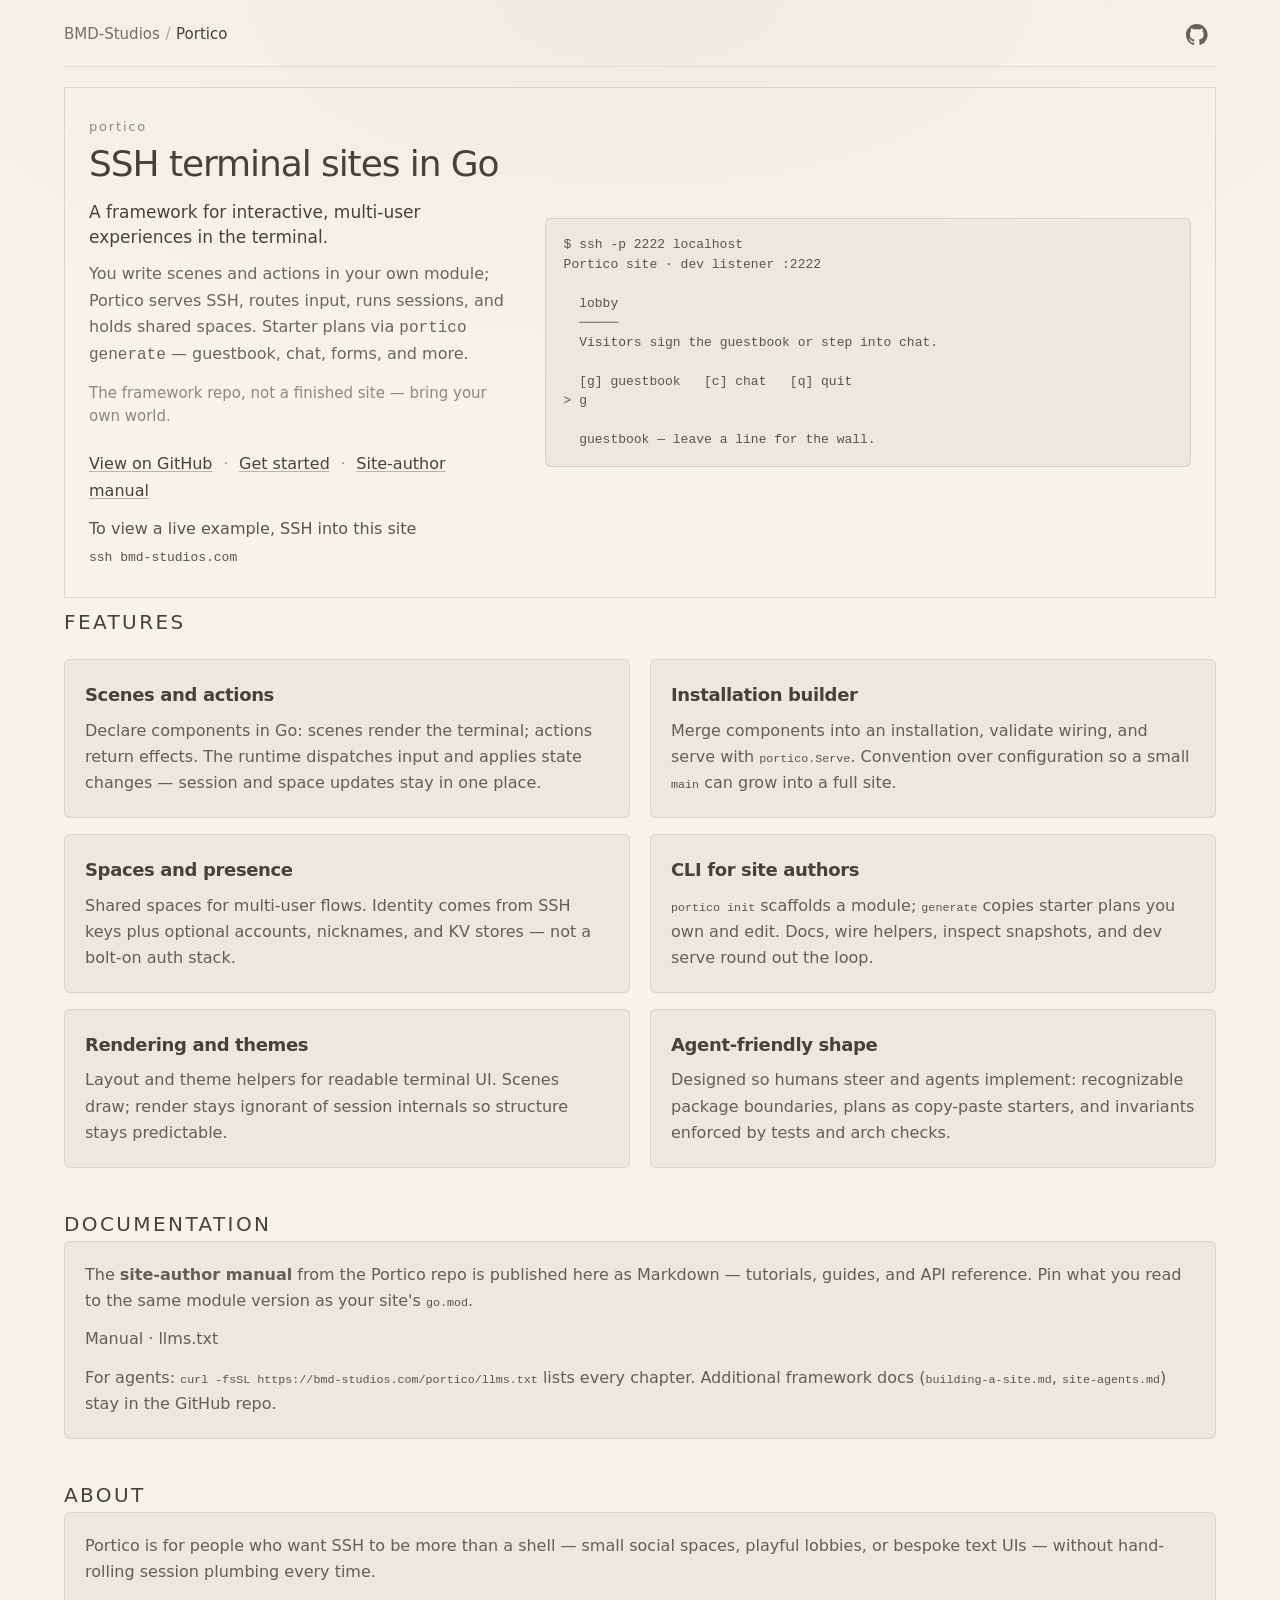
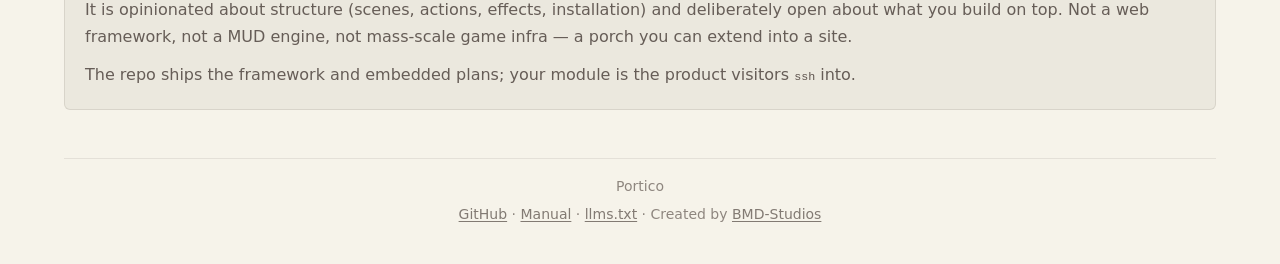
<file: portico/index.html>
<!DOCTYPE html>
<html lang="en">
<head>
    <meta charset="UTF-8">
    <meta name="viewport" content="width=device-width, initial-scale=1.0">
    <title>Portico — SSH terminal sites in Go</title>
    <meta name="description" content="Go framework for interactive, multi-user terminal sites over SSH. Scenes, actions, and effects — start a site module and ssh in.">
    <meta name="robots" content="index, follow">
    <link rel="canonical" href="https://bmd-studios.com/portico/">

    <meta property="og:type" content="website">
    <meta property="og:locale" content="en_ZA">
    <meta property="og:url" content="https://bmd-studios.com/portico/">
    <meta property="og:site_name" content="BMD-Studios">
    <meta property="og:title" content="Portico — SSH terminal sites in Go">
    <meta property="og:description" content="Framework for building multi-user terminal experiences served over SSH. Your site is a Go module; Portico runs the server, sessions, and shared state.">
    <meta property="og:image" content="https://bmd-studios.com/static/images/web_icon.png">
    <meta property="og:image:width" content="649">
    <meta property="og:image:height" content="649">
    <meta property="og:image:alt" content="BMD-Studios logo">

    <meta name="twitter:card" content="summary">
    <meta name="twitter:site" content="@mrblindmouse">
    <meta name="twitter:creator" content="@mrblindmouse">
    <meta name="twitter:url" content="https://bmd-studios.com/portico/">
    <meta name="twitter:title" content="Portico — SSH terminal sites in Go">
    <meta name="twitter:description" content="Build interactive SSH terminal sites with scenes, actions, spaces, and effects. Go module in, ssh in out.">
    <meta name="twitter:image" content="https://bmd-studios.com/static/images/web_icon.png">
    <meta name="twitter:image:alt" content="BMD-Studios logo">

    <script type="application/ld+json">
    {
      "@context": "https://schema.org",
      "@graph": [
        {
          "@type": "SoftwareApplication",
          "@id": "https://bmd-studios.com/portico/#app",
          "name": "Portico",
          "description": "Go framework for interactive, multi-user terminal sites served over SSH.",
          "url": "https://bmd-studios.com/portico/",
          "image": "https://bmd-studios.com/static/images/web_icon.png",
          "codeRepository": "https://github.com/MrBlindMouse/Portico",
          "applicationCategory": "DeveloperApplication",
          "programmingLanguage": "Go",
          "license": "https://opensource.org/licenses/MIT",
          "isAccessibleForFree": true,
          "keywords": ["SSH", "terminal", "Go", "framework", "TUI", "multi-user", "opensource"],
          "author": {
            "@type": "Person",
            "@id": "https://bmd-studios.com/#person",
            "name": "Johan Nel",
            "url": "https://bmd-studios.com"
          },
          "isPartOf": {
            "@type": "WebSite",
            "@id": "https://bmd-studios.com/#website",
            "name": "BMD-Studios",
            "url": "https://bmd-studios.com"
          }
        },
        {
          "@type": "BreadcrumbList",
          "@id": "https://bmd-studios.com/portico/#breadcrumb",
          "itemListElement": [
            {
              "@type": "ListItem",
              "position": 1,
              "name": "BMD-Studios",
              "item": "https://bmd-studios.com"
            },
            {
              "@type": "ListItem",
              "position": 2,
              "name": "Portico",
              "item": "https://bmd-studios.com/portico/"
            }
          ]
        }
      ]
    }
    </script>

    <link rel="icon" href="favicon.svg" type="image/svg+xml">
    <link rel="alternate" type="text/plain" href="https://bmd-studios.com/portico/llms.txt" title="Portico manual (curl index for agents)">

    <link rel="stylesheet" href="../static/css/_reset.css">
    <link rel="stylesheet" href="../static/css/colors.css">
    <link rel="stylesheet" href="../static/css/base.css">
    <link rel="stylesheet" href="../static/css/project-card.css">
    <link rel="stylesheet" href="../static/css/layout.css">
    <link rel="stylesheet" href="../static/css/product-landing.css">

    <script defer src="https://analytics.bmd-studios.com/script.js" data-website-id="8697f1f8-02ea-4dbf-8157-0031a327e362"></script>
</head>
<body>
    <a class="skip-link" href="#main">Skip to content</a>

    <nav class="site-nav" aria-label="Main navigation">
        <div class="site-nav__start">
            <a class="site-nav__home" href="/">BMD-Studios</a>
            <span class="site-nav__sep" aria-hidden="true">/</span>
            <span class="site-nav__here">Portico</span>
        </div>
        <a href="https://github.com/MrBlindMouse/Portico" target="_blank" rel="noopener noreferrer" class="icon-link" aria-label="GitHub">
            <svg xmlns="http://www.w3.org/2000/svg" width="20" height="20" viewBox="0 0 24 24" fill="currentColor" aria-hidden="true"><path d="M12 0c-6.626 0-12 5.373-12 12 0 5.302 3.438 9.8 8.207 11.387.599.111.793-.261.793-.577v-2.234c-3.338.726-4.033-1.416-4.033-1.416-.546-1.387-1.333-1.756-1.333-1.756-1.089-.745.083-.729.083-.729 1.205.084 1.839 1.237 1.839 1.237 1.07 1.834 2.807 1.304 3.492.997.107-.775.418-1.305.762-1.604-2.665-.305-5.467-1.334-5.467-5.931 0-1.311.469-2.381 1.236-3.221-.124-.303-.535-1.524.117-3.176 0 0 1.008-.322 3.301 1.23.957-.266 1.983-.399 3.003-.404 1.02.005 2.047.138 3.006.404 2.291-1.552 3.297-1.23 3.297-1.23.653 1.653.242 2.874.118 3.176.77.84 1.235 1.911 1.235 3.221 0 4.609-2.807 5.624-5.479 5.921.43.372.823 1.102.823 2.222v3.293c0 .319.192.694.801.576 4.765-1.589 8.199-6.086 8.199-11.386 0-6.627-5.373-12-12-12z"/></svg>
        </a>
    </nav>

    <header class="hero hero--product">
        <div class="hero__layout">
            <div class="hero__copy">
                <div class="hero__intro">
                    <p class="hero__eyebrow">Portico</p>
                    <h1 class="hero__title">SSH terminal sites in Go</h1>
                    <p class="hero__lede">A framework for interactive, multi-user experiences in the terminal.</p>
                    <p class="hero__detail">You write scenes and actions in your own module; Portico serves SSH, routes input, runs sessions, and holds shared spaces. Starter plans via <code>portico generate</code> — guestbook, chat, forms, and more.</p>
                    <p class="hero__scope">The framework repo, not a finished site — bring your own world.</p>
                </div>
                <p class="hero__cta">
                    <a href="https://github.com/MrBlindMouse/Portico">View on GitHub</a>
                    <span class="hero__cta-sep" aria-hidden="true">·</span>
                    <a href="https://github.com/MrBlindMouse/Portico#get-started">Get started</a>
                    <span class="hero__cta-sep" aria-hidden="true">·</span>
                    <a href="docs/manual/README.md">Site-author manual</a>
                </p>
                <p>To view a live example, SSH into this site</p>
                <code>ssh bmd-studios.com</code>
            </div>
            <figure class="hero__visual">
                <pre class="hero__terminal" aria-label="Example SSH session">$ ssh -p 2222 localhost
Portico site · dev listener :2222

  lobby
  ─────
  Visitors sign the guestbook or step into chat.

  [g] guestbook   [c] chat   [q] quit
&gt; g

  guestbook — leave a line for the wall.</pre>
            </figure>
        </div>
    </header>

    <main id="main" class="page page--product">
        <section class="page__section" id="features" aria-labelledby="features-heading">
            <h2 id="features-heading">Features</h2>
            <div class="project-grid">
                <article class="project-card">
                    <h3>Scenes and actions</h3>
                    <p>Declare components in Go: scenes render the terminal; actions return effects. The runtime dispatches input and applies state changes — session and space updates stay in one place.</p>
                </article>
                <article class="project-card">
                    <h3>Installation builder</h3>
                    <p>Merge components into an installation, validate wiring, and serve with <code>portico.Serve</code>. Convention over configuration so a small <code>main</code> can grow into a full site.</p>
                </article>
                <article class="project-card">
                    <h3>Spaces and presence</h3>
                    <p>Shared spaces for multi-user flows. Identity comes from SSH keys plus optional accounts, nicknames, and KV stores — not a bolt-on auth stack.</p>
                </article>
                <article class="project-card">
                    <h3>CLI for site authors</h3>
                    <p><code>portico init</code> scaffolds a module; <code>generate</code> copies starter plans you own and edit. Docs, wire helpers, inspect snapshots, and dev serve round out the loop.</p>
                </article>
                <article class="project-card">
                    <h3>Rendering and themes</h3>
                    <p>Layout and theme helpers for readable terminal UI. Scenes draw; render stays ignorant of session internals so structure stays predictable.</p>
                </article>
                <article class="project-card">
                    <h3>Agent-friendly shape</h3>
                    <p>Designed so humans steer and agents implement: recognizable package boundaries, plans as copy-paste starters, and invariants enforced by tests and arch checks.</p>
                </article>
            </div>
        </section>

        <section class="page__section" id="documentation" aria-labelledby="documentation-heading">
            <h2 id="documentation-heading">Documentation</h2>
            <article class="project-card">
                <p>The <strong>site-author manual</strong> from the Portico repo is published here as Markdown — tutorials, guides, and API reference. Pin what you read to the same module version as your site's <code>go.mod</code>.</p>
                <p>
                    <a href="docs/manual/README.md">Manual</a>
                    <span aria-hidden="true"> · </span>
                    <a href="llms.txt">llms.txt</a>
                </p>
                <p>For agents: <code>curl -fsSL https://bmd-studios.com/portico/llms.txt</code> lists every chapter. Additional framework docs (<code>building-a-site.md</code>, <code>site-agents.md</code>) stay in the <a href="https://github.com/MrBlindMouse/Portico/tree/main/docs" target="_blank" rel="noopener noreferrer">GitHub repo</a>.</p>
            </article>
        </section>

        <section class="page__section" id="about" aria-labelledby="about-heading">
            <h2 id="about-heading">About</h2>
            <article class="project-card">
                <p>Portico is for people who want SSH to be more than a shell — small social spaces, playful lobbies, or bespoke text UIs — without hand-rolling session plumbing every time.</p>
                <p>It is opinionated about structure (scenes, actions, effects, installation) and deliberately open about what you build on top. Not a web framework, not a MUD engine, not mass-scale game infra — a porch you can extend into a site.</p>
                <p>The repo ships the framework and embedded plans; your module is the product visitors <code>ssh</code> into.</p>
            </article>
        </section>
    </main>

    <footer class="footer">
        <p>Portico</p>
        <p class="footer__credit">
            <a href="https://github.com/MrBlindMouse/Portico" target="_blank" rel="noopener noreferrer">GitHub</a>
            · <a href="docs/manual/README.md">Manual</a>
            · <a href="llms.txt">llms.txt</a>
            · Created by <a href="https://bmd-studios.com/">BMD-Studios</a>
        </p>
    </footer>
</body>
</html>
</file>
<file: static/css/colors.css>
:root {
	--lch-black: lch(28% 6 50);
	--lch-white: lch(96% 5 92);
	--lch-mid-gray: lch(55% 3 92);
	--lch-red: lch(52% 12% 30);
	--lch-blue: lch(52% 10% 250);
	--lch-green: lch(52% 12% 145);
	--lch-yellow: lch(88% 8% 95);
	--lch-cyan: lch(70% 8% 200);
	--lch-magenta: lch(52% 12% 330);

	--color-canvas: var(--lch-white);
	--color-ink: var(--lch-black);
}

@media (prefers-color-scheme: dark) {
	:root {
		--lch-black: lch(16% 4 255);
		--lch-white: lch(88% 5 150);
		--lch-mid-gray: lch(42% 3 250);

		--color-canvas: var(--lch-black);
		--color-ink: var(--lch-white);
	}
}
</file>
<file: static/css/base.css>
@layer base {
	html {
		background: var(--color-canvas);
		color: var(--color-ink);
		font-family: system-ui, sans-serif;
		min-height: 100%;
	}

	html::before {
		content: "";
		position: fixed;
		inset: 0;
		z-index: -1;
		pointer-events: none;
		background: radial-gradient(
			120% 80% at 50% 0%,
			color-mix(in lch, var(--color-ink) 4%, transparent),
			transparent 55%
		);
	}

	body {
		color: color-mix(in lch, var(--color-ink) 88%, var(--color-canvas));
		line-height: 1.65;
	}

	h1,
	h2,
	h3 {
		color: var(--color-ink);
		font-weight: 600;
		letter-spacing: -0.02em;
	}

	h1 {
		font-size: clamp(2rem, 5vw, 2.75rem);
		font-weight: 500;
	}

	h2 {
		font-size: 1.25rem;
		font-weight: 500;
		text-transform: uppercase;
		letter-spacing: 0.12em;
	}

	h3 {
		font-size: 1.125rem;
		font-weight: 600;
	}

	h4 {
		font-size: 0.875rem;
		font-weight: 500;
		color: color-mix(in lch, var(--color-ink) 65%, var(--color-canvas));
		text-transform: uppercase;
		letter-spacing: 0.08em;
	}

	p + p {
		margin-top: 0.75rem;
	}

	ul {
		margin-top: 0.5rem;
		margin-left: 1.25rem;
		list-style-type: disc;
	}

	ol {
		margin-left: 1.25rem;
		list-style-type: decimal;
	}

	li + li {
		margin-top: 0.25rem;
	}

	a:focus-visible {
		outline: 2px solid color-mix(in lch, var(--color-ink) 45%, transparent);
		outline-offset: 3px;
		border-radius: 2px;
	}

	.skip-link {
		position: absolute;
		left: 1rem;
		top: 1rem;
		padding: 0.35rem 0.75rem;
		background: var(--color-canvas);
		color: var(--color-ink);
		border: 1px solid color-mix(in lch, var(--color-ink) 14%, transparent);
		border-radius: 0.25rem;
		z-index: 2;
		transform: translateY(-200%);
	}

	.skip-link:focus {
		transform: translateY(0);
	}

	@media (prefers-reduced-motion: reduce) {
		*,
		*::before,
		*::after {
			animation-duration: 0.01ms !important;
			transition-duration: 0.01ms !important;
		}
	}
}
</file>
<file: static/css/project-card.css>
@layer components {
	.project-card {
		--card-pad: 1.25rem;
		--card-radius: 0.375rem;
		--card-border: color-mix(in lch, var(--color-ink) 12%, transparent);
		--card-surface: color-mix(in lch, var(--color-canvas) 94%, var(--color-ink));

		display: block;
		padding: var(--card-pad);
		background: var(--card-surface);
		border: 1px solid var(--card-border);
		border-radius: var(--card-radius);
		height: 100%;
		transition: border-color 0.2s ease;
	}

	a.project-card:hover {
		--card-border: color-mix(in lch, var(--color-ink) 24%, transparent);
	}

	a.project-card:hover h3 {
		color: color-mix(in lch, var(--color-ink) 100%, var(--lch-blue) 8%);
	}

	.project-card--muted {
		--card-surface: color-mix(in lch, var(--color-canvas) 97%, var(--color-ink));
	}

	.project-card h3 + :not(h3) {
		margin-top: 0.5rem;
	}
}
</file>
<file: static/css/layout.css>
@layer layout {
	.hero {
		--frame-border: color-mix(in lch, var(--color-ink) 14%, transparent);

		box-sizing: border-box;
		display: flex;
		align-items: center;
		justify-content: center;
		width: calc(100% - 3rem);
		min-height: calc(100vh - 3rem);
		margin: 1.5rem auto;
		padding: 2rem;
		border: 1px solid var(--frame-border);
	}

	.hero__inner {
		max-width: min(100%, 32rem);
		text-align: left;
	}

	.hero__brand {
		font-size: clamp(2.25rem, 6vw, 3.25rem);
		font-weight: 500;
		line-height: 1.12;
		letter-spacing: -0.03em;
	}

	.hero__brand-line {
		display: block;
	}

	.hero__brand-suffix {
		font-size: clamp(1.25rem, 3.5vw, 1.65rem);
		font-weight: 500;
		letter-spacing: 0.04em;
		color: color-mix(in lch, var(--color-ink) 58%, var(--color-canvas));
		padding-top: 0.3em;
		padding-left: 1em;
	}

	.hero__tagline {
		margin-top: 1.75rem;
		color: color-mix(in lch, var(--color-ink) 72%, var(--color-canvas));
		font-size: 1rem;
	}

	.hero__role {
		margin-top: 0.35rem;
		color: color-mix(in lch, var(--color-ink) 78%, var(--color-canvas));
		font-size: 1.0625rem;
	}

	.hero__role-line::after {
		content: "_";
		opacity: 0.45;
		animation: caret-blink 1s step-end infinite;
	}

	@keyframes caret-blink {
		50% {
			opacity: 0;
		}
	}

	.page {
		width: min(100% - 2rem, 72rem);
		margin-inline: auto;
		padding-bottom: 3rem;
	}

	.page__section + .page__section {
		margin-top: 2.5rem;
	}

	.about-card {
		margin-top: 1rem;
	}

	.icon-links {
		display: flex;
		align-items: center;
		justify-content: center;
		gap: 0.75rem;
		margin-top: 1.25rem;
	}

	.icon-link {
		padding: 0.5rem;
		color: color-mix(in lch, var(--color-ink) 80%, var(--color-canvas));
		border-radius: 0.25rem;
	}

	.icon-link:hover {
		color: var(--color-ink);
	}

	.icon-link svg {
		width: 1.35rem;
		height: 1.35rem;
	}

	.project-grid {
		display: grid;
		grid-template-columns: repeat(2, minmax(0, 1fr));
		gap: 1rem 1.25rem;
		margin-top: 1.25rem;
	}

	.footer {
		width: min(100% - 2rem, 72rem);
		margin: 0 auto 1.5rem;
		padding: 1rem;
		text-align: center;
		font-size: 0.875rem;
		color: color-mix(in lch, var(--color-ink) 58%, var(--color-canvas));
		border-top: 1px solid color-mix(in lch, var(--color-ink) 10%, transparent);
	}

	@media (max-width: 40rem) {
		.hero {
			width: 100%;
			min-height: 100svh;
			margin: 0;
			padding: 1.25rem;
			border: none;
		}

		.project-grid {
			grid-template-columns: 1fr;
		}
	}
}
</file>
<file: static/css/product-landing.css>
@layer layout {
	.site-nav {
		display: flex;
		align-items: center;
		justify-content: space-between;
		gap: 1rem;
		width: min(100% - 2rem, 72rem);
		margin: 1rem auto 0;
		padding-bottom: 0.75rem;
		border-bottom: 1px solid color-mix(in lch, var(--color-ink) 10%, transparent);
		font-size: 0.9375rem;
	}

	.site-nav__start {
		display: flex;
		flex-wrap: wrap;
		align-items: baseline;
		gap: 0.35rem;
	}

	.site-nav__home {
		color: color-mix(in lch, var(--color-ink) 72%, var(--color-canvas));
		text-decoration: none;
	}

	.site-nav__home:hover {
		color: var(--color-ink);
	}

	.site-nav__sep {
		color: color-mix(in lch, var(--color-ink) 40%, var(--color-canvas));
	}

	.site-nav__here {
		color: var(--color-ink);
		font-weight: 500;
	}

	.hero.hero--product {
		--frame-border: color-mix(in lch, var(--color-ink) 14%, transparent);

		box-sizing: border-box;
		display: block;
		width: min(100% - 2rem, 72rem);
		min-height: 0;
		margin: 1.25rem auto 0;
		padding: 1.75rem 1.5rem;
		border: 1px solid var(--frame-border);
		text-align: left;
	}

	.hero__layout {
		display: grid;
		gap: 1.5rem;
		align-items: center;
	}

	.hero__copy {
		min-width: 0;
	}

	.hero__intro {
		max-width: 36rem;
	}

	.hero__status {
		margin-top: 0.4rem;
		font-size: 0.75rem;
		font-weight: 500;
		letter-spacing: 0.12em;
		text-transform: uppercase;
		color: color-mix(in lch, var(--color-ink) 52%, var(--color-canvas));
	}

	.hero__eyebrow {
		font-size: 0.8125rem;
		font-weight: 500;
		letter-spacing: 0.14em;
		text-transform: lowercase;
		color: color-mix(in lch, var(--color-ink) 58%, var(--color-canvas));
	}

	.hero.hero--product .hero__title {
		margin-top: 0.35rem;
		font-size: clamp(1.625rem, 4vw, 2.25rem);
		font-weight: 500;
		line-height: 1.15;
		letter-spacing: -0.03em;
		max-width: 22ch;
	}

	.hero__lede {
		margin-top: 1rem;
		max-width: 36ch;
		font-size: 1.0625rem;
		line-height: 1.45;
		color: var(--color-ink);
	}

	.hero__detail {
		margin-top: 0.75rem;
		max-width: 52ch;
		font-size: 1rem;
		line-height: 1.65;
		color: color-mix(in lch, var(--color-ink) 78%, var(--color-canvas));
	}

	.hero__scope {
		margin-top: 0.85rem;
		max-width: 42ch;
		font-size: 0.9375rem;
		line-height: 1.5;
		color: color-mix(in lch, var(--color-ink) 58%, var(--color-canvas));
	}

	.hero__cta {
		margin-top: 1.5rem;
		font-size: 1rem;
	}

	.hero__cta a {
		color: var(--color-ink);
		text-decoration: underline;
		text-underline-offset: 0.15em;
		text-decoration-color: color-mix(in lch, var(--color-ink) 35%, transparent);
	}

	.hero__cta a:hover {
		text-decoration-color: var(--color-ink);
	}

	.hero__cta-sep {
		margin-inline: 0.35rem;
		color: color-mix(in lch, var(--color-ink) 45%, var(--color-canvas));
	}

	.hero__visual {
		margin: 0;
		min-width: 0;
		border: 1px solid color-mix(in lch, var(--color-ink) 12%, transparent);
		border-radius: 0.375rem;
		overflow: hidden;
		background: color-mix(in lch, var(--color-canvas) 94%, var(--color-ink));
	}

	.hero__visual img {
		width: 100%;
		height: auto;
		vertical-align: middle;
	}

	.hero__visual--marked {
		aspect-ratio: 4 / 3;
		display: flex;
		align-items: stretch;
		justify-content: center;
		padding: 0.75rem;
	}

	.marked-mock {
		position: relative;
		flex: 1;
		min-height: 12rem;
		border-radius: 0.25rem;
		overflow: hidden;
		background: color-mix(in lch, var(--color-canvas) 90%, var(--color-ink));
	}

	.marked-mock__sky {
		position: absolute;
		inset: 0 0 35%;
		background: linear-gradient(
			180deg,
			color-mix(in lch, var(--color-ink) 8%, var(--color-canvas)),
			color-mix(in lch, var(--color-ink) 4%, transparent)
		);
	}

	.marked-mock__hill {
		position: absolute;
		left: -10%;
		right: -10%;
		bottom: 0;
		height: 45%;
		background: color-mix(in lch, var(--color-ink) 12%, var(--color-canvas));
		border-radius: 50% 50% 0 0;
	}

	.marked-mock__stamp {
		position: absolute;
		right: 0.65rem;
		bottom: 0.55rem;
		padding: 0.15rem 0.35rem;
		font-family: ui-monospace, monospace;
		font-size: 0.7rem;
		color: color-mix(in lch, var(--color-ink) 75%, var(--color-canvas));
		background: color-mix(in lch, var(--color-canvas) 70%, transparent);
		border: 1px solid color-mix(in lch, var(--color-ink) 15%, transparent);
		border-radius: 0.2rem;
	}

	.marked-mock__sig {
		position: absolute;
		left: 0.75rem;
		bottom: 1rem;
		font-family: "Segoe Script", "Bradley Hand", cursive;
		font-size: 1.1rem;
		color: color-mix(in lch, var(--color-ink) 70%, var(--color-canvas));
		transform: rotate(-6deg);
	}

	.hero__visual--oshkelosh {
		display: grid;
		grid-template-columns: 1fr 1fr;
		grid-template-rows: auto auto auto;
		gap: 0.5rem;
		padding: 1rem;
		min-height: 12rem;
	}

	.oshkelosh-mock__block {
		padding: 0.65rem 0.75rem;
		font-size: 0.75rem;
		line-height: 1.35;
		border: 1px solid color-mix(in lch, var(--color-ink) 14%, transparent);
		border-radius: 0.25rem;
		background: color-mix(in lch, var(--color-canvas) 96%, var(--color-ink));
		color: color-mix(in lch, var(--color-ink) 82%, var(--color-canvas));
	}

	.oshkelosh-mock__block strong {
		display: block;
		font-weight: 600;
		color: var(--color-ink);
		font-size: 0.8125rem;
		margin-bottom: 0.2rem;
	}

	.oshkelosh-mock__block--storefront {
		grid-column: 1 / -1;
	}

	.oshkelosh-mock__block--core {
		grid-column: 1 / -1;
	}

	.oshkelosh-mock__addons {
		grid-column: 1 / -1;
		display: flex;
		flex-wrap: wrap;
		gap: 0.35rem;
		margin-top: 0.15rem;
	}

	.oshkelosh-mock__pill {
		padding: 0.15rem 0.45rem;
		font-size: 0.65rem;
		border-radius: 0.2rem;
		border: 1px solid color-mix(in lch, var(--color-ink) 12%, transparent);
		color: color-mix(in lch, var(--color-ink) 65%, var(--color-canvas));
	}

	.addon-catalog {
		margin-top: 1rem;
	}

	.addon-catalog__group + .addon-catalog__group {
		margin-top: 1.75rem;
	}

	.addon-catalog__title {
		font-size: 1rem;
		font-weight: 600;
		color: var(--color-ink);
	}

	.addon-catalog__note {
		margin-top: 0.35rem;
		font-size: 0.9rem;
		color: color-mix(in lch, var(--color-ink) 65%, var(--color-canvas));
		max-width: 65ch;
	}

	.addon-catalog__list {
		display: flex;
		flex-wrap: wrap;
		gap: 0.35rem 1rem;
		margin-top: 0.65rem;
		padding: 0;
		list-style: none;
	}

	.addon-catalog__list a {
		font-size: 0.9375rem;
		text-decoration: underline;
		text-underline-offset: 0.12em;
		text-decoration-color: color-mix(in lch, var(--color-ink) 30%, transparent);
		color: color-mix(in lch, var(--color-ink) 88%, var(--color-canvas));
	}

	.addon-catalog__list a:hover {
		color: var(--color-ink);
		text-decoration-color: var(--color-ink);
	}

	@media (min-width: 48rem) {
		.addon-catalog__list {
			column-count: 2;
			column-gap: 2rem;
			display: block;
		}

		.addon-catalog__list li {
			break-inside: avoid;
			margin-bottom: 0.35rem;
		}
	}

	.hero__terminal {
		margin: 0;
		padding: 1rem 1.1rem;
		font-family: ui-monospace, "Cascadia Code", "Source Code Pro", Menlo, monospace;
		font-size: clamp(0.6875rem, 1.6vw, 0.8125rem);
		line-height: 1.5;
		color: color-mix(in lch, var(--color-ink) 88%, var(--color-canvas));
		white-space: pre-wrap;
		overflow-x: auto;
	}

	.page--product {
		padding-top: 0.5rem;
	}

	.page--product .project-card p {
		color: color-mix(in lch, var(--color-ink) 82%, var(--color-canvas));
	}

	.page--product code {
		font-size: 0.9em;
		color: color-mix(in lch, var(--color-ink) 88%, var(--color-canvas));
	}

	.footer__credit {
		margin-top: 0.35rem;
	}

	.footer__credit a {
		color: color-mix(in lch, var(--color-ink) 65%, var(--color-canvas));
		text-decoration: underline;
		text-underline-offset: 0.12em;
	}

	.footer__credit a:hover {
		color: var(--color-ink);
	}

	@media (min-width: 56rem) {
		.hero__layout {
			grid-template-columns: minmax(0, 26rem) minmax(0, 1.1fr);
			gap: 2rem 2.5rem;
		}

		.hero.hero--product .hero__title {
			max-width: none;
		}

		.hero__lede,
		.hero__detail,
		.hero__scope {
			max-width: none;
		}

		.hero__intro {
			max-width: none;
		}
	}

	@media (max-width: 40rem) {
		.hero.hero--product {
			width: 100%;
			margin-top: 0.5rem;
			padding: 1.25rem 1rem;
			border-inline: none;
		}
	}
}
</file>
